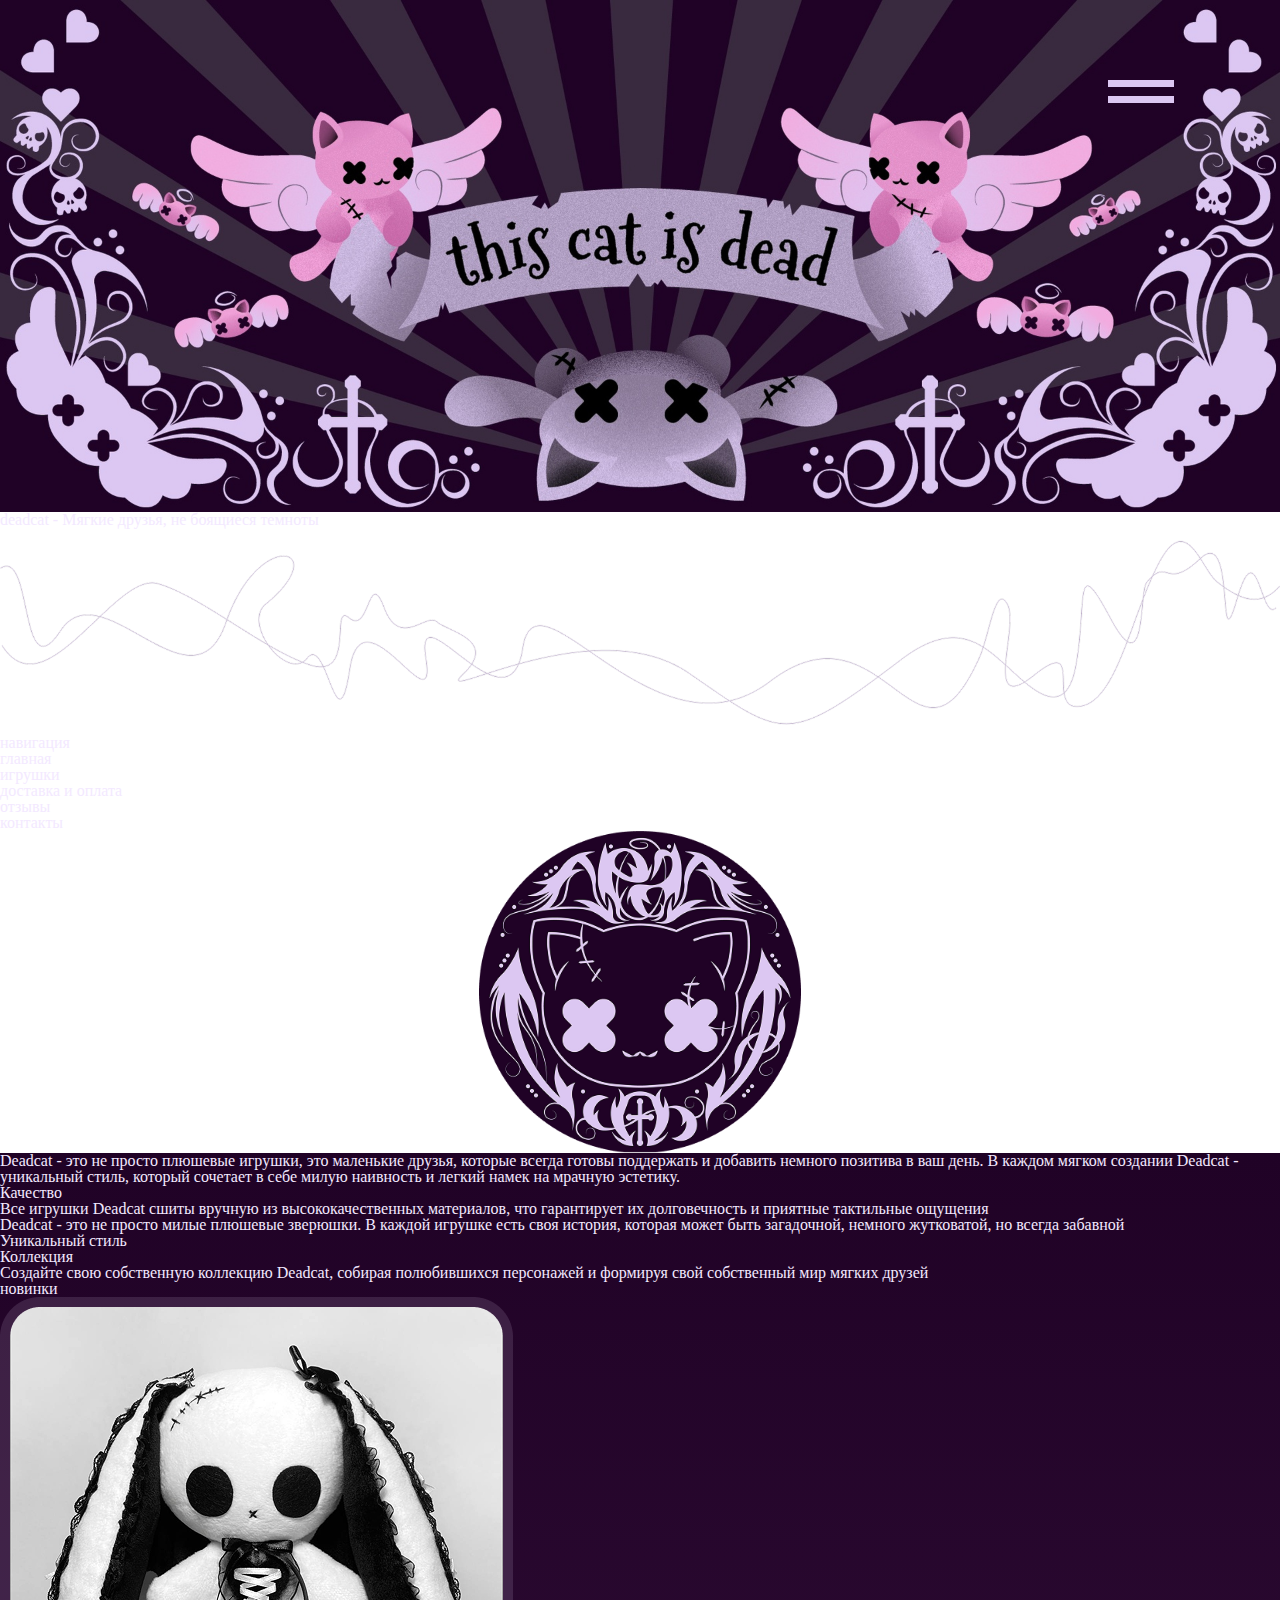
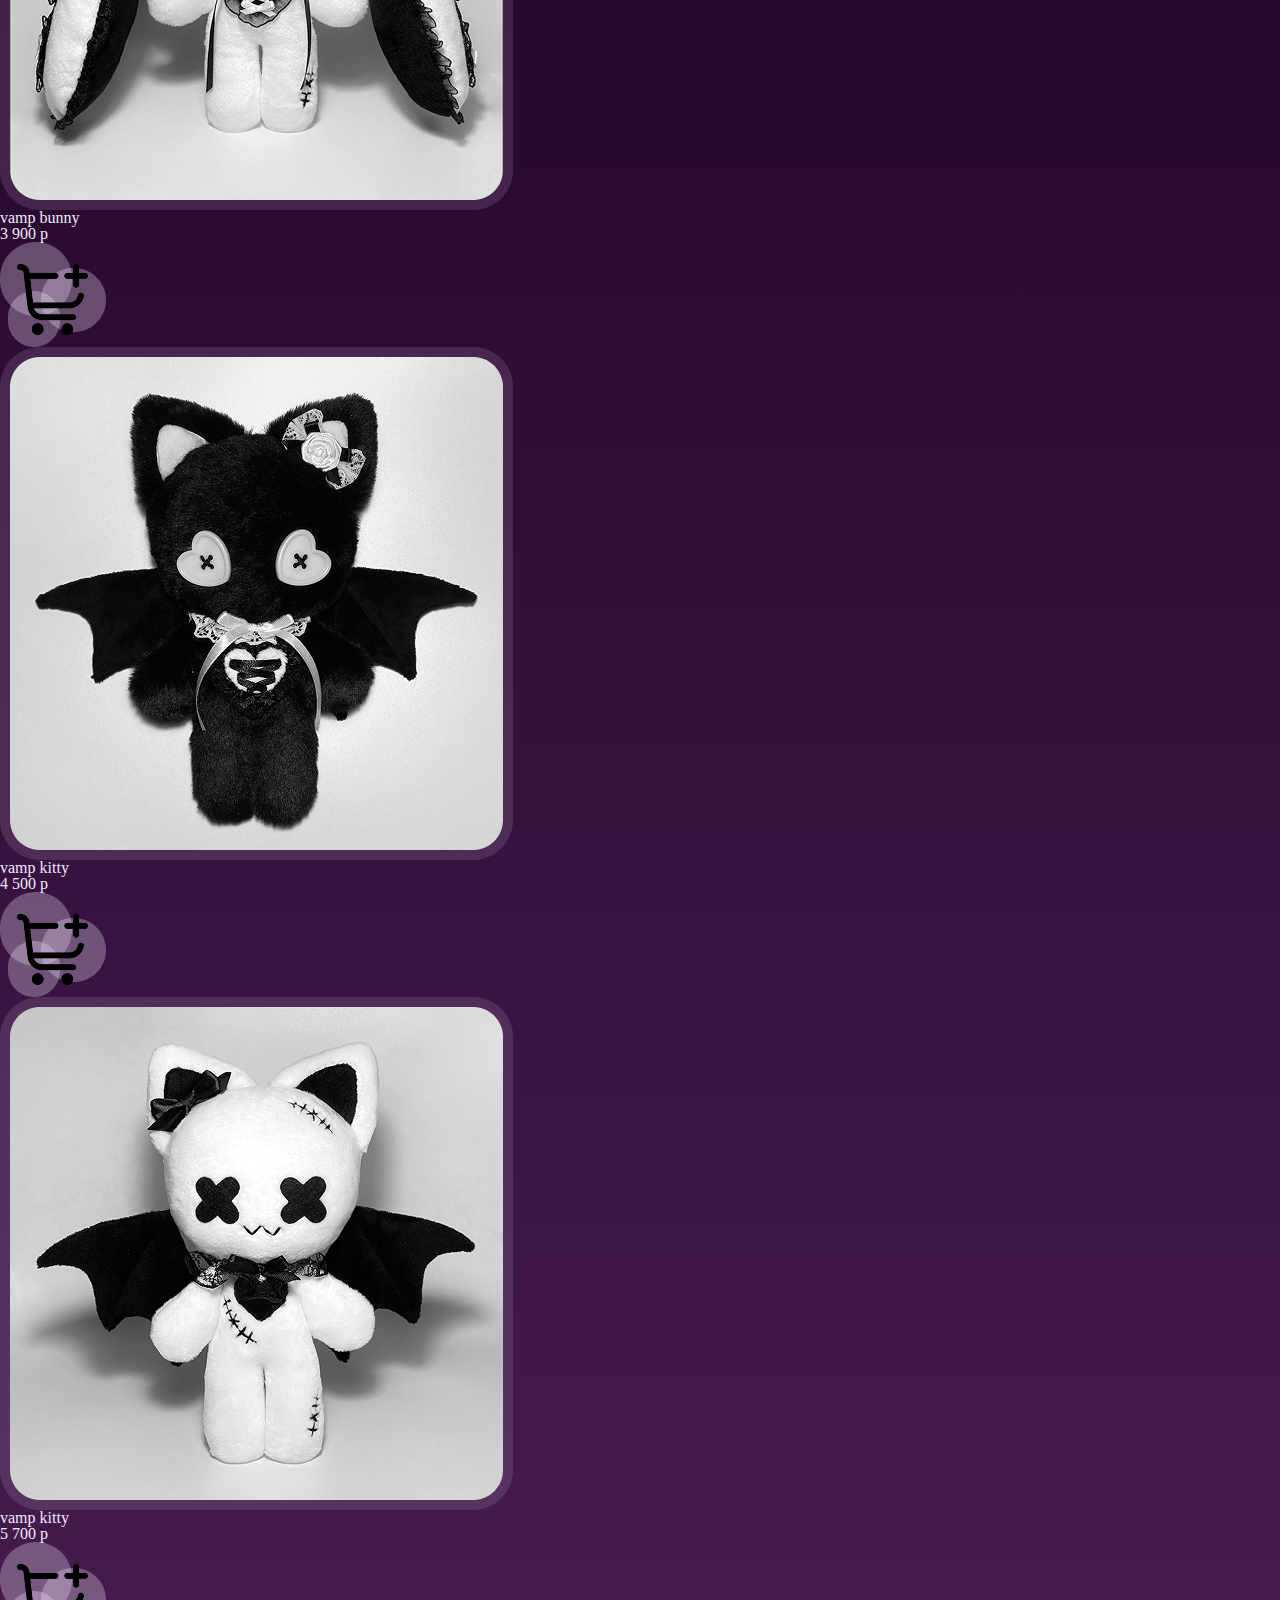
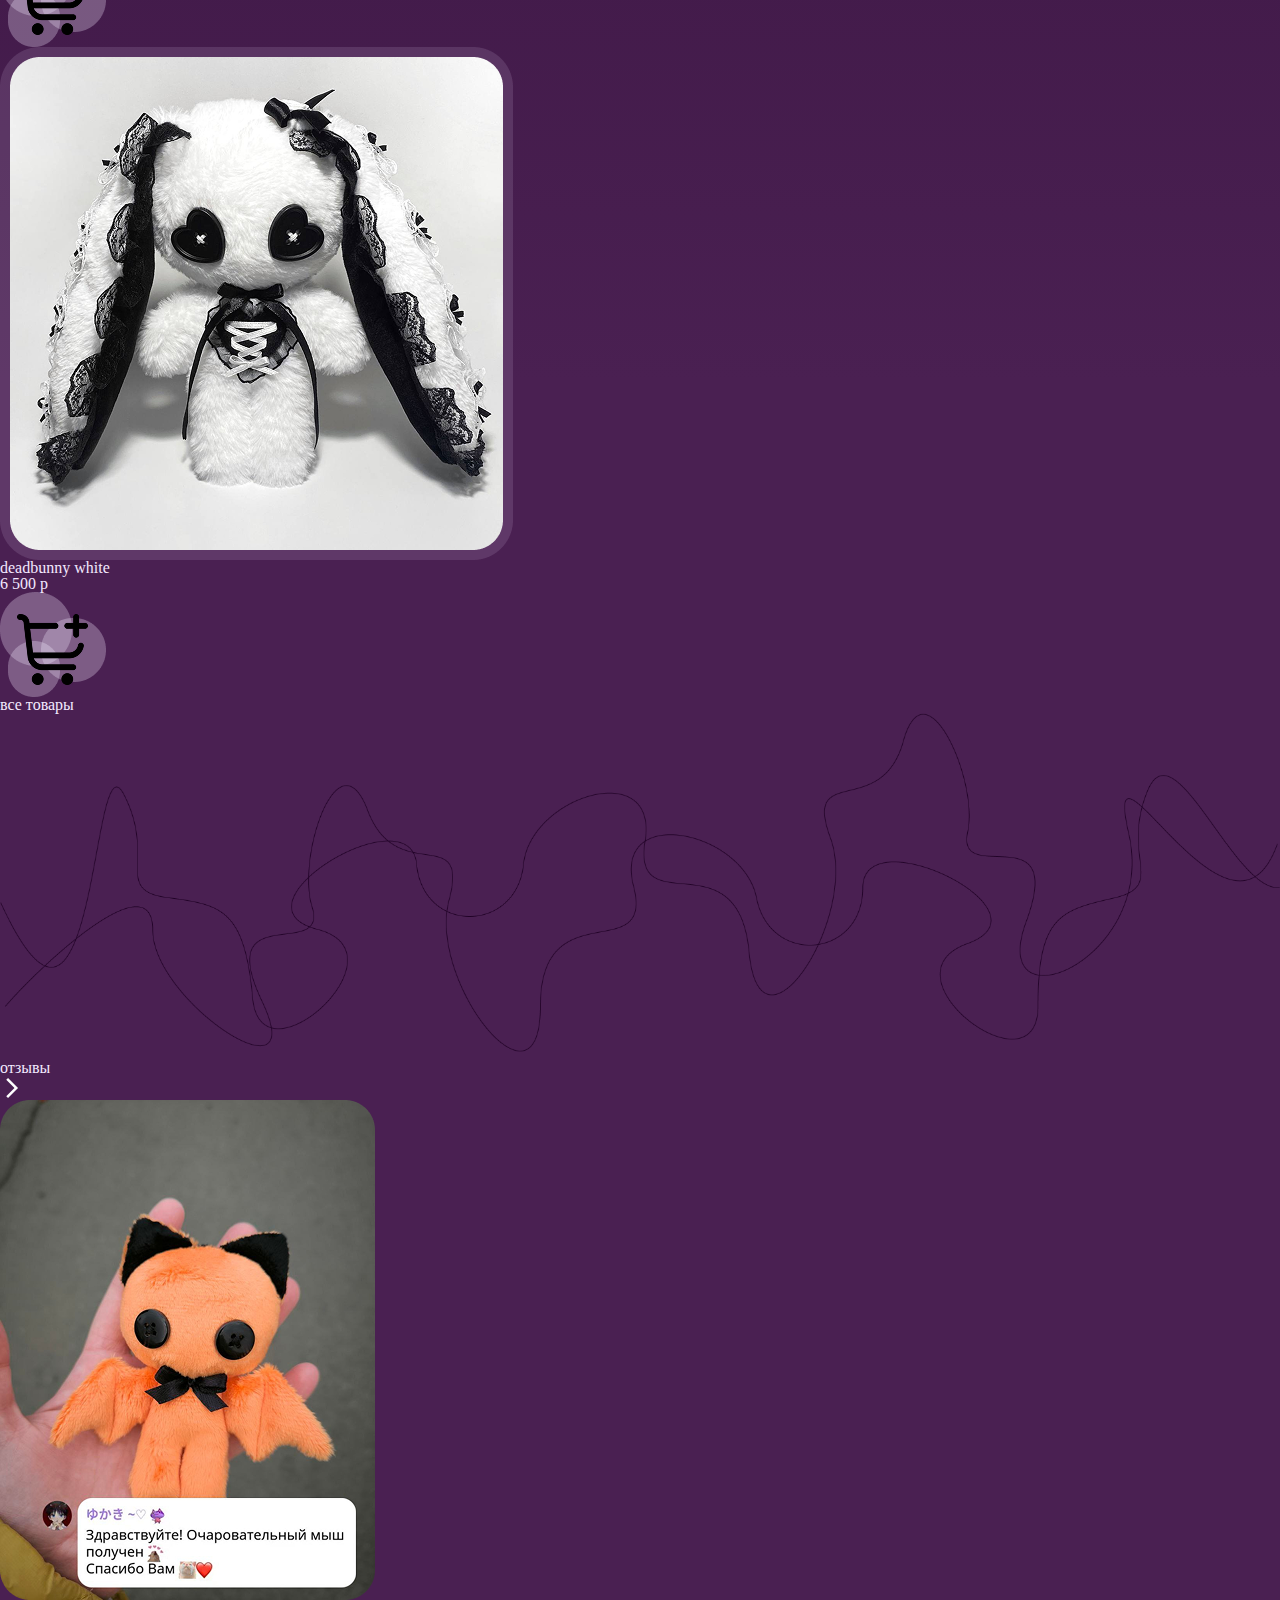
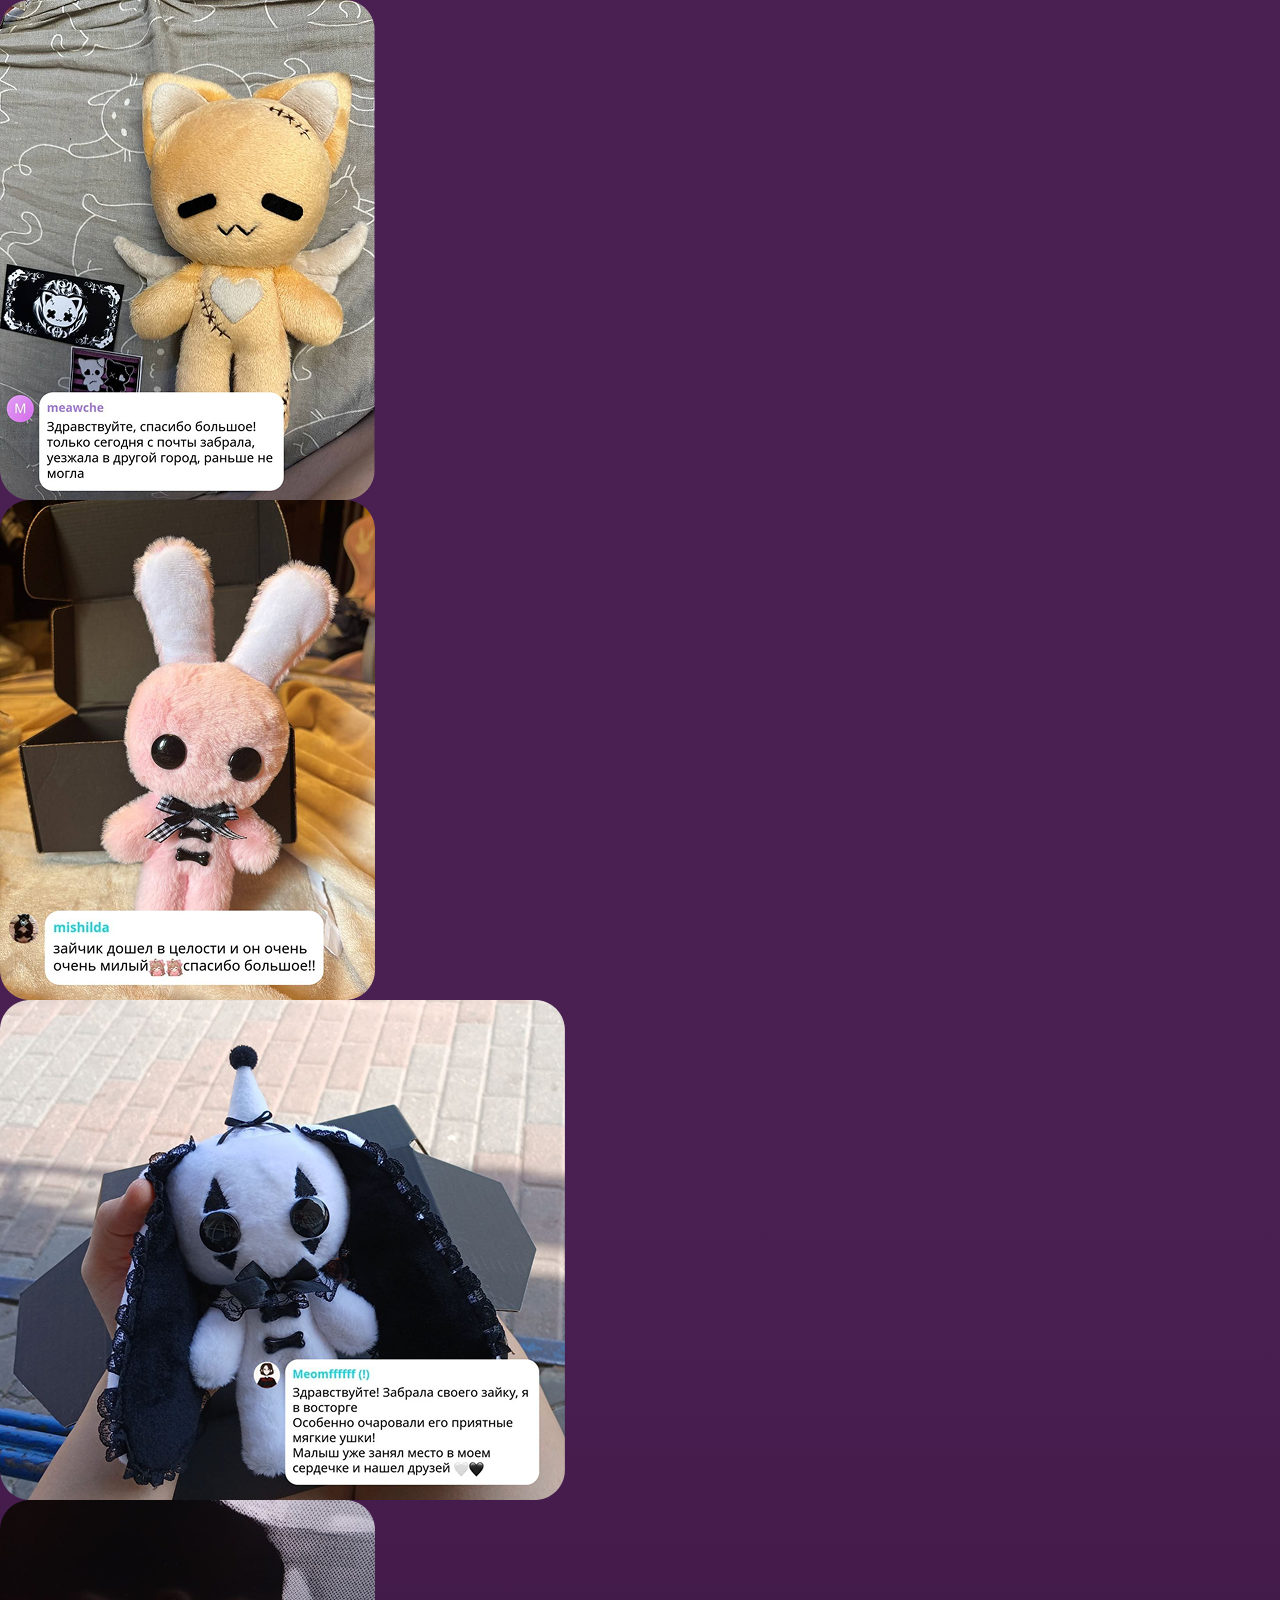
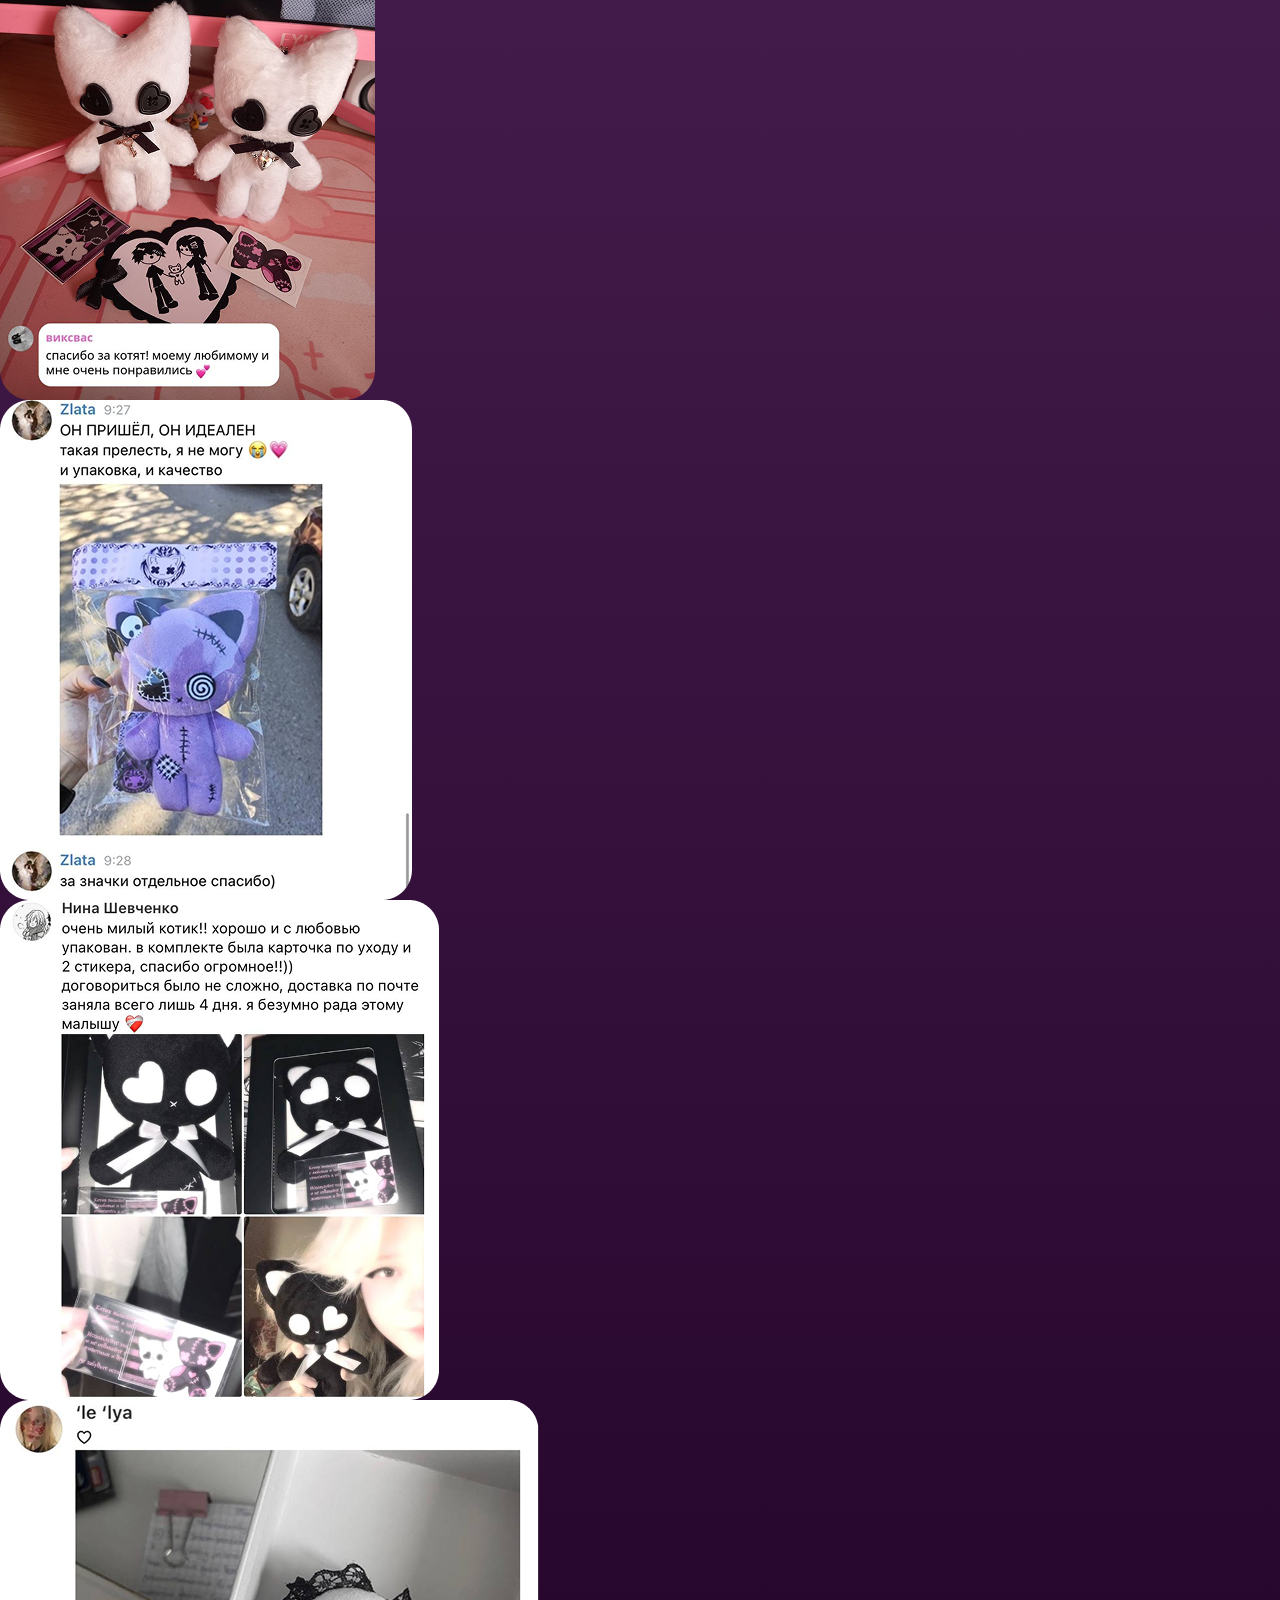
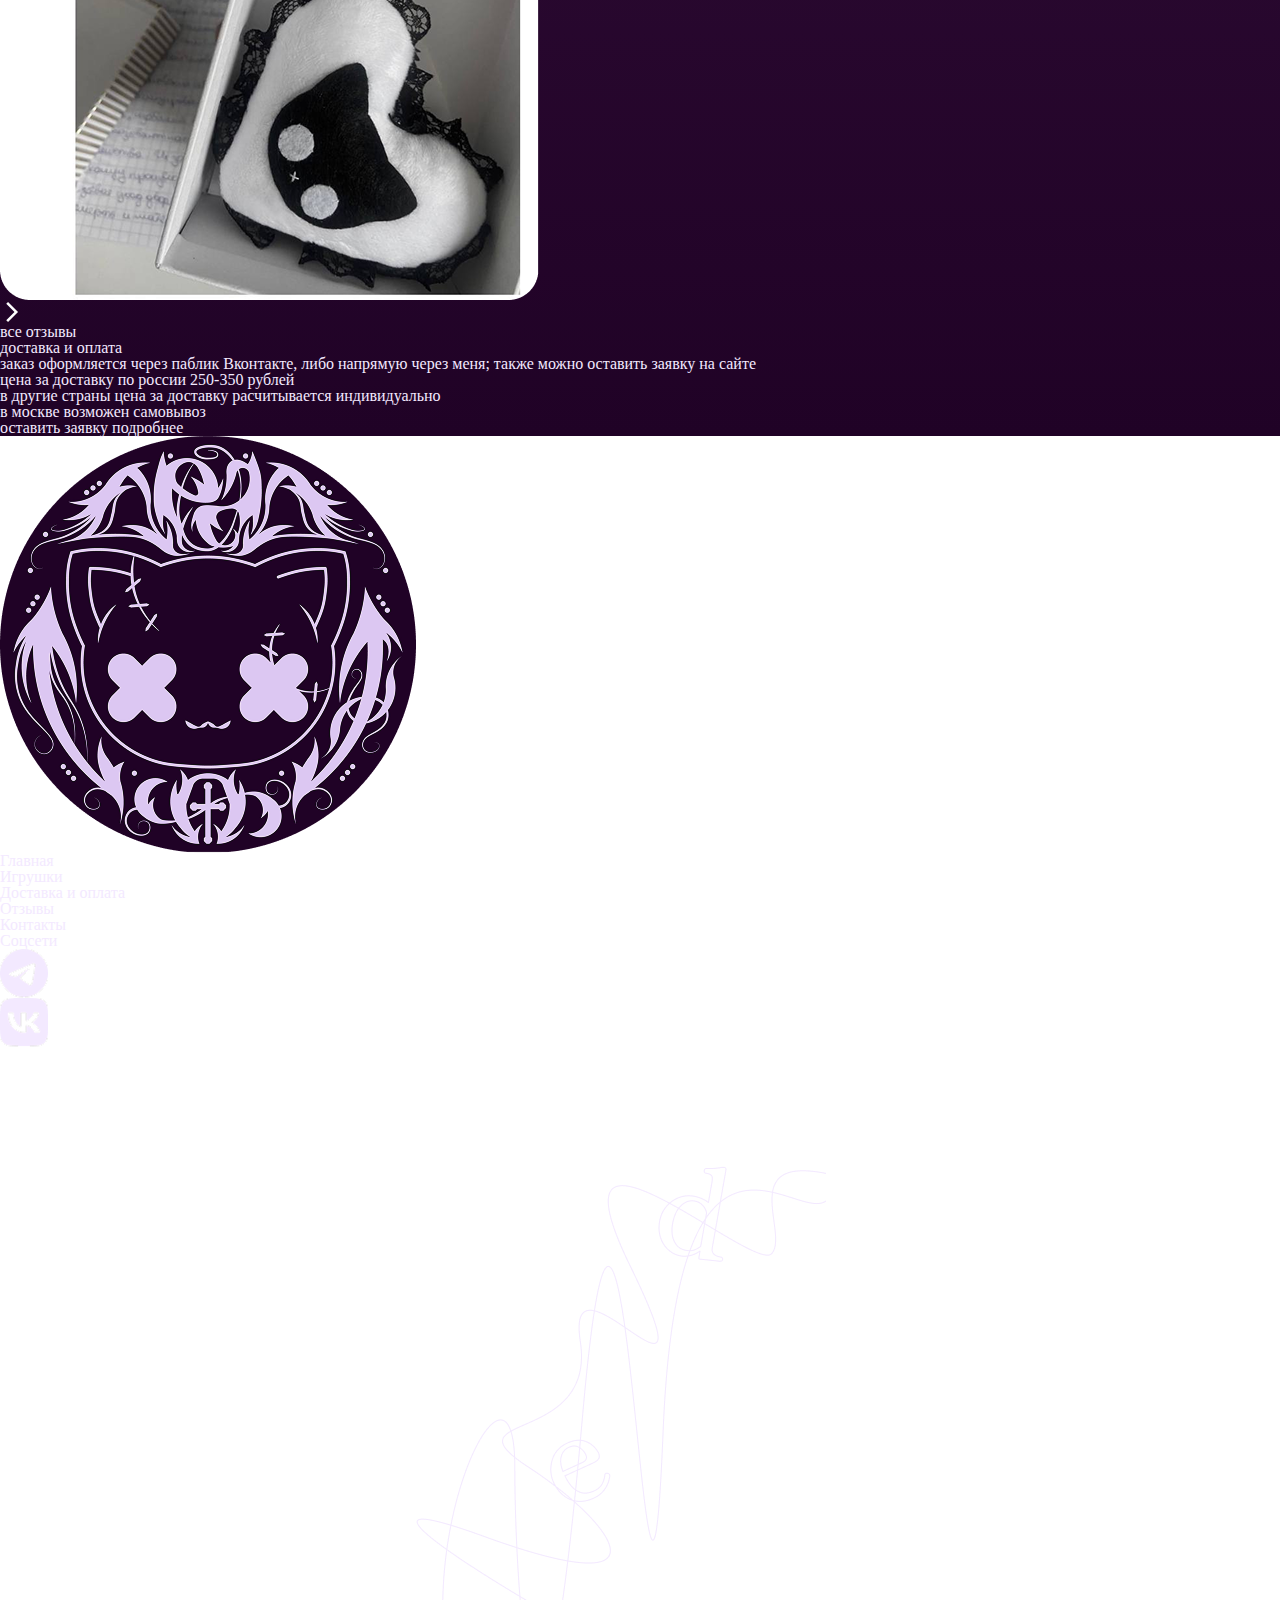
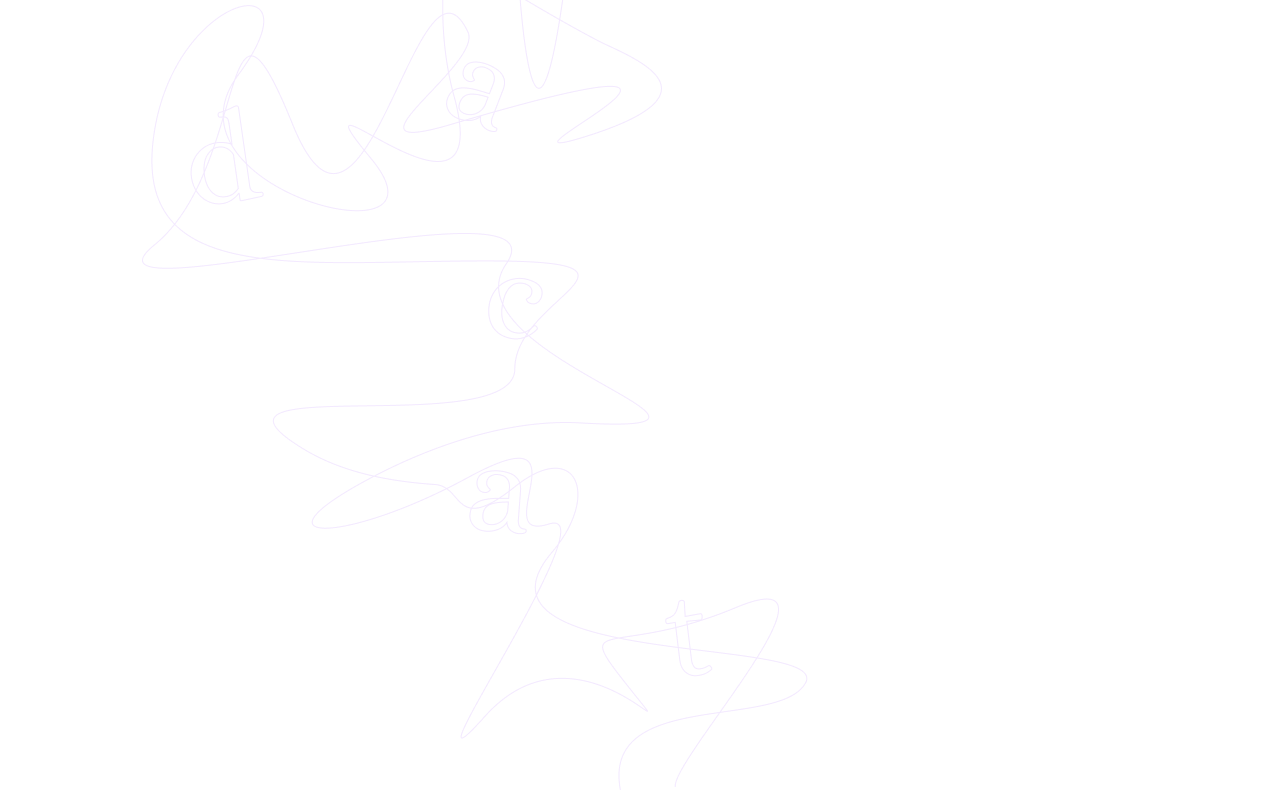
<file: index.html>
<!DOCTYPE html>
<html lang="en">
  <head>
    <meta charset="UTF-8" />
    <meta name="viewport" content="width=device-width, initial-scale=1.0" />
    <title>Deadcat</title>
    <link rel="stylesheet" href="css/style.css" />
    <link rel="stylesheet" href="css/reset.css" />
    <link rel="shortcut icon" href="images/logo.png" type="image/x-icon">
  </head>
  <body>
    <header class="header_main__1">
      <img src="images/cover.png" alt="" />
      <h1 class="header_text__1">
        deadcat - Мягкие друзья, не боящиеся темноты
      </h1>
      <img class="waves_header__1" src="images/waves_header.png" alt="" />

      <div class="open_navigate"></div>
      <div class="navigation_block__1" id="navigation_block__1">
        <div class="blackout_navigate blackout" id="blackout"></div>
        <div class="navigation_block_contains__1">
          <h2 class="navigation_block_title__1">навигация</h2>
          <ul>
            <li><a href="index.html">главная</a></li>
            <li><a href="catalog.html">игрушки</a></li>
            <li>
              <a href="#delivery_and_payment">доставка и оплата</a>
            </li>
            <li><a href="reviews.html">отзывы</a></li>
            <li><a href="contacts.html">контакты</a></li>
          </ul>
          <a href="index.html"
            ><img src="images/logo.png" alt="" class="logo"
          /></a>
        </div>
      </div>
    </header>
    <main class="main__1">
      <section class="descriptions__1">
        Deadcat - это не просто плюшевые игрушки, это маленькие друзья, которые
        всегда готовы поддержать и добавить немного позитива в ваш день. В
        каждом мягком создании Deadcat - уникальный стиль, который сочетает в
        себе милую наивность и легкий намек на мрачную эстетику.
      </section>
      <section class="advantage__1">
        <div class="small_block__1">Качество</div>
        <div class="big_block__1">
          Все игрушки Deadcat сшиты вручную из высококачественных материалов,
          что гарантирует их долговечность и приятные тактильные ощущения
        </div>
        <div class="big_block__1">
          Deadcat - это не просто милые плюшевые зверюшки. В каждой игрушке есть
          своя история, которая может быть загадочной, немного жутковатой, но
          всегда забавной
        </div>
        <div class="small_block__1">Уникальный стиль</div>
        <div class="small_block__1">Коллекция</div>
        <div class="big_block__1">
          Создайте свою собственную коллекцию Deadcat, собирая полюбившихся
          персонажей и формируя свой собственный мир мягких друзей
        </div>
      </section>
      <section class="new__2">
        <h2 class="h__2">новинки</h2>
        <div class="container__2">
          <div class="order__2">
            <a class="view__card__2" href="card.html">
              <img src="images/order/order_1.png" alt="" />
            </a>
            <div class="content__2">
              <div class="text__content__2">
                <p class="text__2">vamp bunny</p>
                <p class="text__2">3 900 р</p>
              </div>
              <div class="basket__2">
                <img src="images/new_basket.png" alt="" />
              </div>
            </div>
          </div>

          <div class="order__2">
            <a class="view__card__2" href="card.html">
              <img src="images/order/order_2.png" alt="" />
            </a>
            <div class="content__2">
              <div class="text__content__2">
                <p class="text__2">vamp kitty</p>
                <p class="text__2">4 500 р</p>
              </div>
              <div class="basket__2">
                <img src="images/new_basket.png" alt="" />
              </div>
            </div>
          </div>

          <div class="order__2">
            <a class="view__card__2" href="card.html">
              <img src="images/order/order_3.png" alt="" />
            </a>
            <div class="content__2">
              <div class="text__content__2">
                <p class="text__2">vamp kitty</p>
                <p class="text__2">5 700 р</p>
              </div>
              <div class="basket__2">
                <img src="images/new_basket.png" alt="" />
              </div>
            </div>
          </div>

          <div class="order__2">
            <a class="view__card__2" href="card.html">
              <img src="images/order/order_4.png" alt="" />
            </a>
            <div class="content__2">
              <div class="text__content__2">
                <p class="text__2">deadbunny white</p>
                <p class="text__2">6 500 р</p>
              </div>
              <div class="basket__2">
                <img src="images/new_basket.png" alt="" />
              </div>
            </div>
          </div>
          <button class="all_reviews__1"><a href="catalog.html">все товары</a></button>
        </div>
      </section>
      <img
        class="wave_under_product__1"
        src="images/wave_under_product.png"
        alt=""
      />
      <div class="title__1 h__2">отзывы</div>
      <section class="reviews_block__1">
        <div class="scroll__1">
          <div class="left__1">
            <svg
              xmlns="http://www.w3.org/2000/svg"
              height="24px"
              viewBox="0 -960 960 960"
              width="24px"
              fill="#FFFFFF"
            >
              <path d="m321-80-71-71 329-329-329-329 71-71 400 400L321-80Z" />
            </svg>
          </div>
          <div class="reviews__1">
            <img src="images/reviews/review_1.png" alt="" class="review__1" />
            <img src="images/reviews/review_2.png" alt="" class="review__1" />
            <img src="images/reviews/review_3.png" alt="" class="review__1" />
            <img src="images/reviews/review_4.png" alt="" class="review__1" />
            <img src="images/reviews/review_5.png" alt="" class="review__1" />
            <img src="images/reviews/review_6.png" alt="" class="review__1" />
            <img src="images/reviews/review_7.png" alt="" class="review__1" />
            <img src="images/reviews/review_8.png" alt="" class="review__1" />
          </div>
          <div class="right__1">
            <svg
              xmlns="http://www.w3.org/2000/svg"
              height="24px"
              viewBox="0 -960 960 960"
              width="24px"
              fill="#FFFFFF"
            >
              <path d="m321-80-71-71 329-329-329-329 71-71 400 400L321-80Z" />
            </svg>
          </div>
        </div>
        <button class="all_reviews__1"><a href="reviews.html">все отзывы</a></button>
      </section>
      <div class="title__1 h__2" id="delivery_and_payment">
        доставка и оплата
      </div>
      <section class="delivery__1">
        <ul>
          <li>
            заказ оформляется через паблик Вконтакте, либо напрямую через меня;
            также можно оставить заявку на сайте
          </li>
          <li>цена за доставку по россии 250-350 рублей</li>
          <li>в другие страны цена за доставку расчитывается индивидуально</li>
          <li>в москве возможен самовывоз</li>
        </ul>
        <div class="communication_buttons__1">
          <button class="application__1">оставить заявку</button>
          <button class="detailed__1"><a href="">подробнее</a></button>
        </div>
      </section>
    </main>
    <footer>
      <div class="footer_content__2 padding_top__1">
        <a href="#">
          <img src="images/logo.png" alt="" />
        </a>
        <div class="footer__nav__2">
          <ul class="list__style__2">
            <li class="li__text__2"><a href="#">Главная</a></li>
            <li class="li__text__2"><a href="catalog.html">Игрушки</a></li>
            <li class="li__text__2"><a href="#">Доставка и оплата</a></li>
            <li class="li__text__2"><a href="#">Отзывы</a></li>
            <li class="li__text__2"><a href="#">Контакты</a></li>
          </ul>
        </div>
        <div class="social__2">
          <h2 class="li__text__2">Соцсети</h2>
          <div class="social__img__2">
            <a href="#">
              <img src="images/footer/Social Icons 1.png" alt="" />
            </a>
            <a href="#">
              <img src="images/footer/Social Icons 2.png" alt="" />
            </a>
          </div>
        </div>
        <img class="line__footer__2" src="images/footer/Frame 18.png" alt="" />
      </div>
    </footer>

    <div class="submit_application">
      <div class="blackout_form blackout"></div>
      <form class="submit_application_content block_content__1">
        <img class="close" src="images/close.png" alt="">
        <h2 class="submit_application_title">оставить заявку</h2>
        <div class="form_submit_application">
          <div class="submit_application_inp">
            <input type="text" id='surname' placeholder=' '>
            <label for="surname">фамилия</label>
          </div>
          <div class="submit_application_inp">
            <input type="text" id='name' placeholder=' '>
            <label for="name">имя</label>
          </div>
          <div class="submit_application_inp">
            <input type="text" id='telephone' placeholder=' '>
            <label for="telephone">телефон</label>
          </div>
          <div class="submit_application_inp">
            <textarea type="text" id='comment' placeholder=' '></textarea>
            <label for="comment">комментарий</label>
          </div>
        </div>
        <button class="btn_send">отправить</button>
      </form>
    </div>

    <script src="js/main.js"></script>
    <script src="js/navigation.js"></script>
    <script src="js/form.js"></script>
  </body>
</html>
</file>
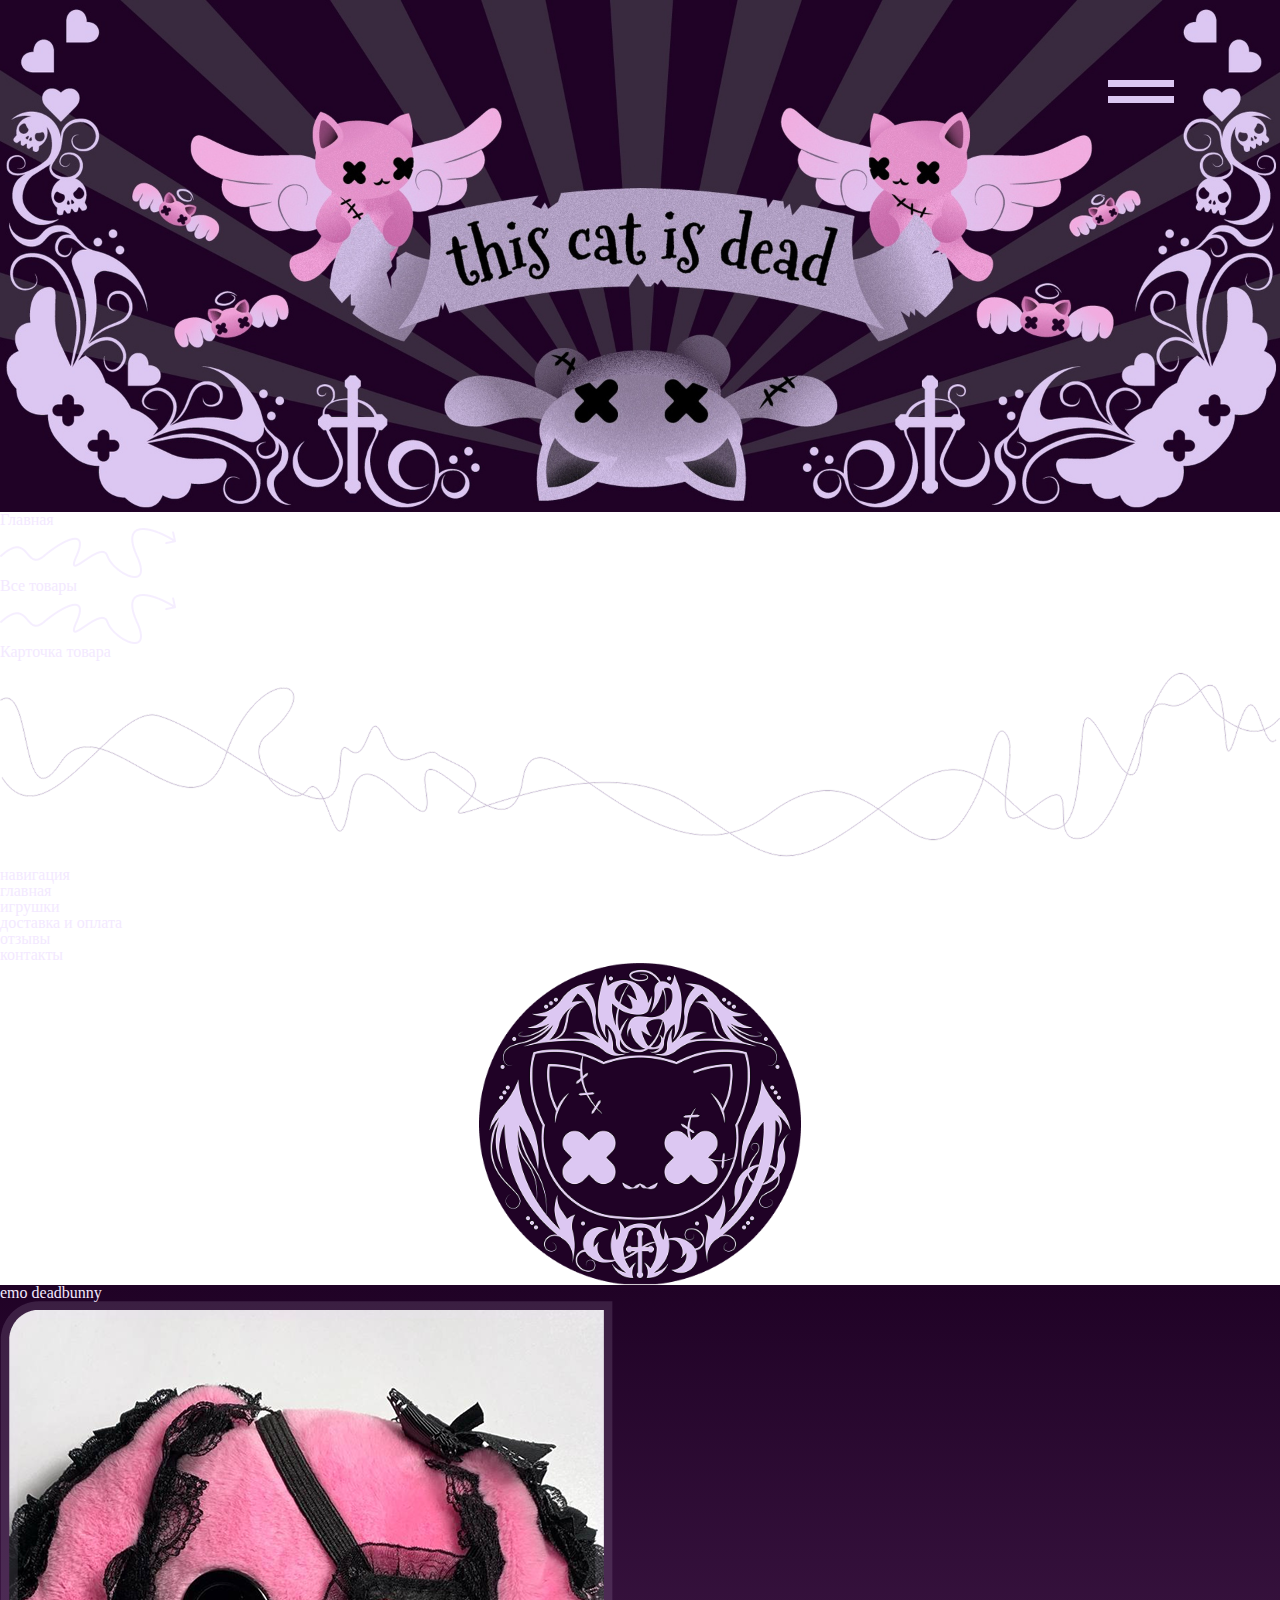
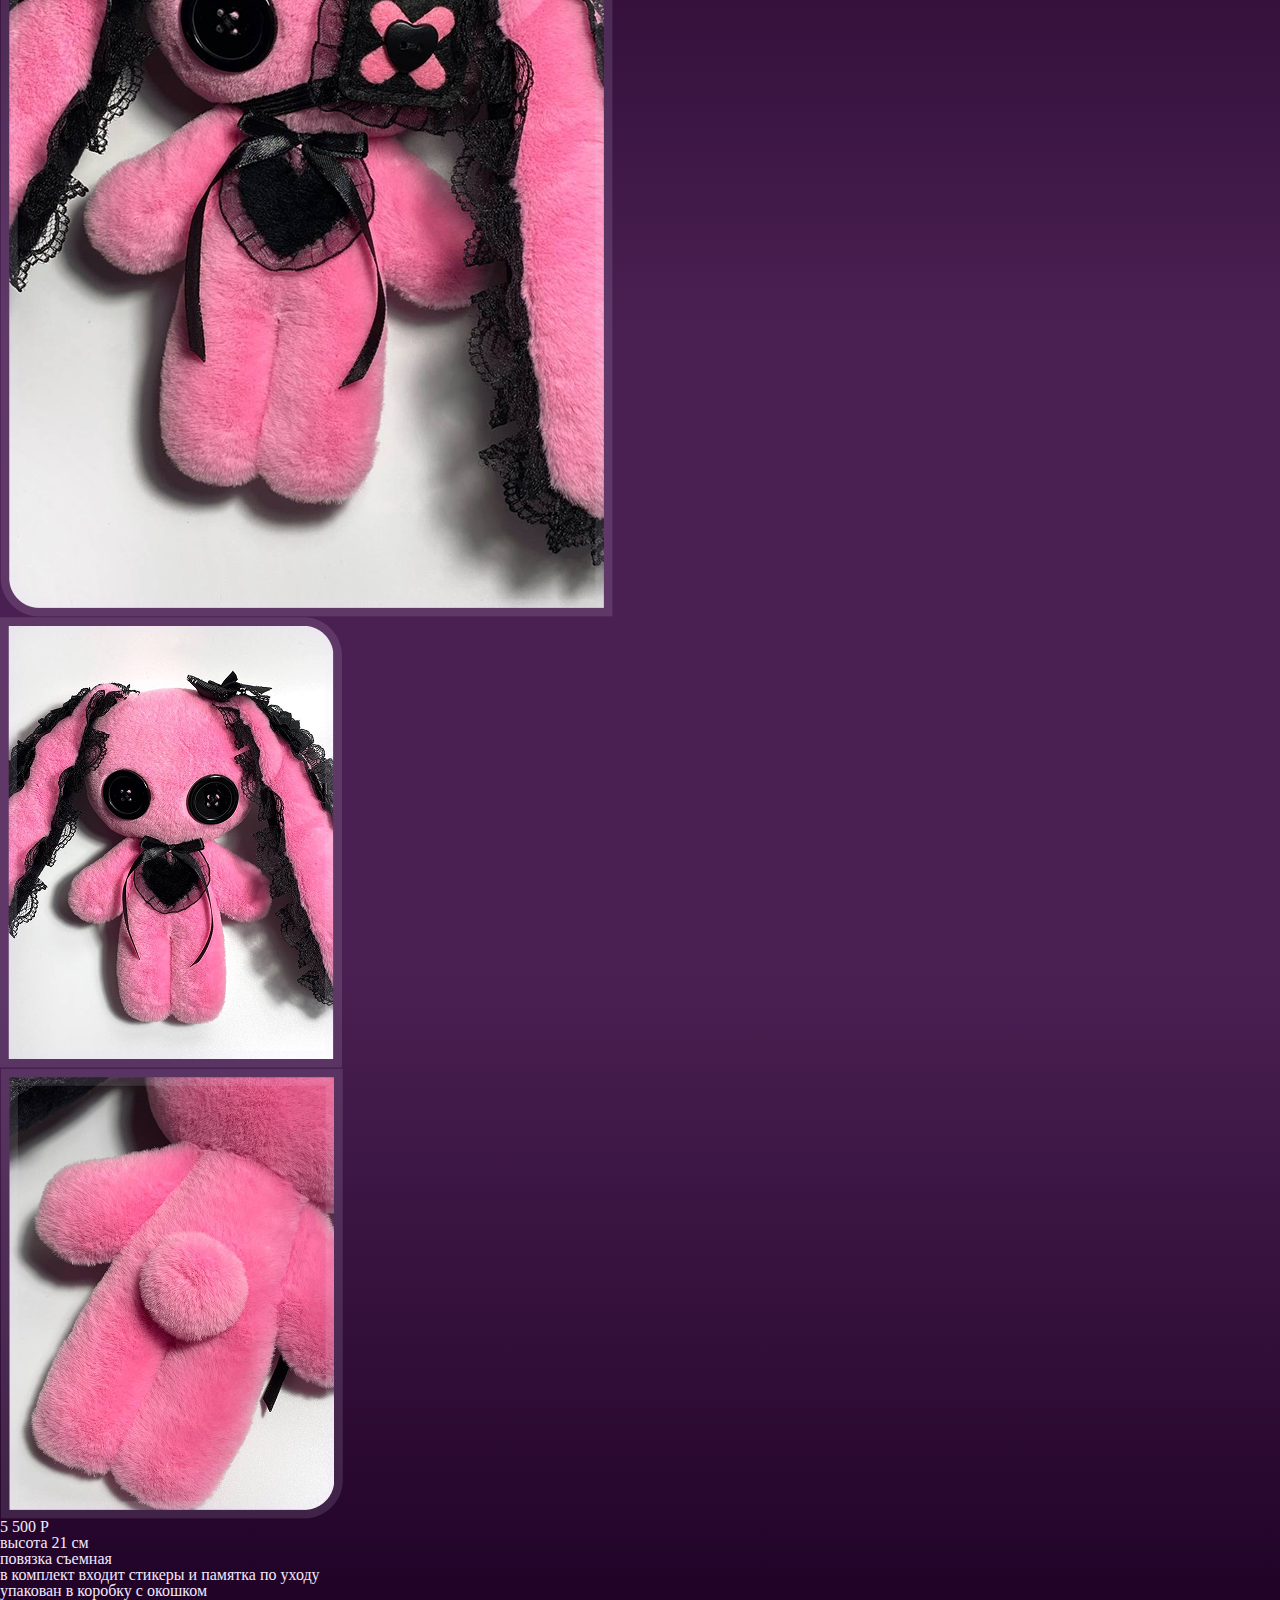
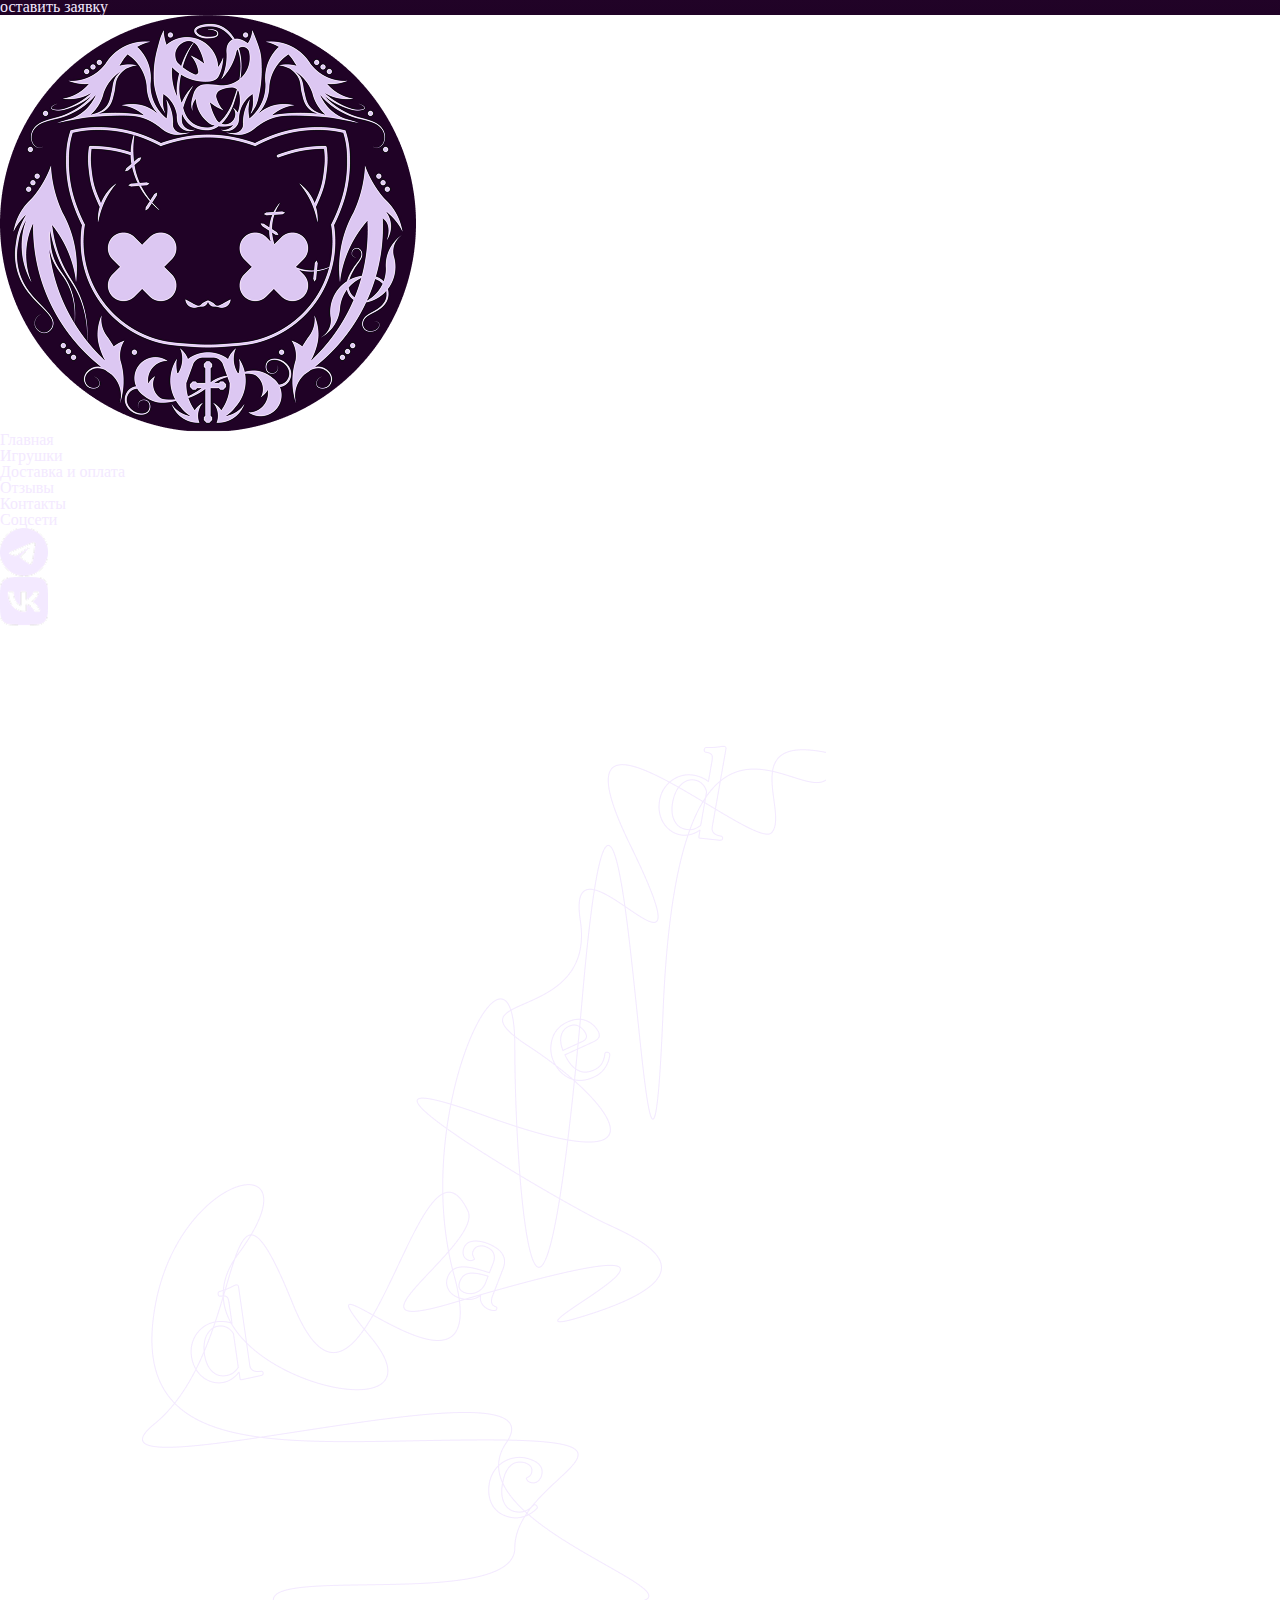
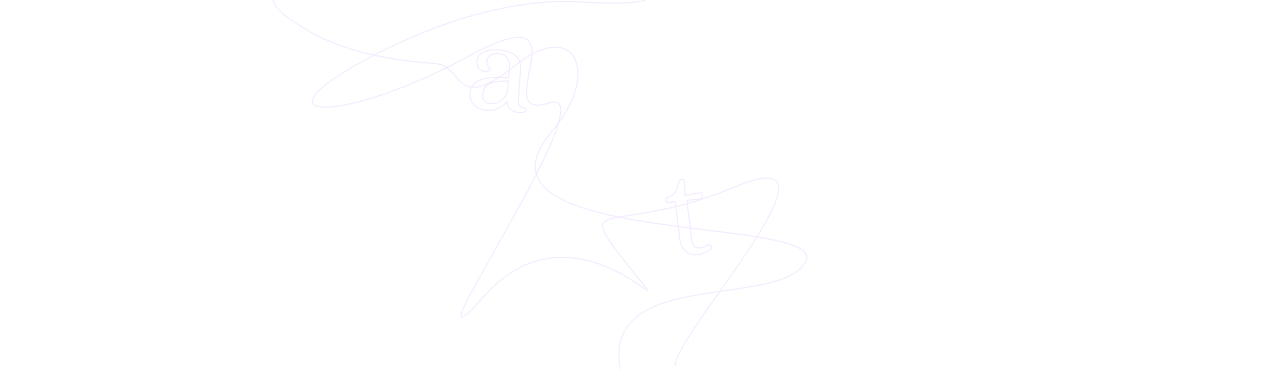
<file: card.html>
<!DOCTYPE html>
<html lang="en">
  <head>
    <meta charset="UTF-8" />
    <meta name="viewport" content="width=device-width, initial-scale=1.0" />
    <title>Deadcat</title>
    <link rel="stylesheet" href="css/style.css" />
    <link rel="stylesheet" href="css/reset.css" />
    <link rel="shortcut icon" href="images/logo.png" type="image/x-icon">
  </head>

  <body>
    <header class="header_main__1">
      <img src="images/cover.png" alt="" />
      <div class="header_text__2">
        <a href="index.html">
          <h2>Главная</h2>
        </a>
        <img src="images/стрелка в шапке.png" alt="waves" />
        <a href="catalog.html">
          <h2>Все товары</h2>
        </a>
        <img src="images/стрелка в шапке.png" alt="waves" />
        <a href="#">
          <h2>Карточка товара</h2>
        </a>
      </div>
      <img class="waves_header__1" src="images/waves_header.png" alt="" />

      <div class="open_navigate"></div>
      <div class="navigation_block__1" id="navigation_block__1">
        <div class="blackout_navigate blackout" id="blackout"></div>
        <div class="navigation_block_contains__1">
          <h2 class="navigation_block_title__1">навигация</h2>
          <ul>
            <li><a href="index.html">главная</a></li>
            <li><a href="catalog.html">игрушки</a></li>
            <li>
              <a href="index.html#delivery_and_payment">доставка и оплата</a>
            </li>
            <li><a href="reviews.html">отзывы</a></li>
            <li><a href="contacts.html">контакты</a></li>
          </ul>
          <a href="index.html"
            ><img src="images/logo.png" alt="" class="logo"
          /></a>
        </div>
      </div>
    </header>
    <main>
      <div class="container__card__2">
        <h2 class="card__h__2">emo deadbunny</h2>
        <div class="card__grid__2">
          <img
            src="images/card/854cb133-3a7e-4bbd-a1e5-df7533f230b6 1.png"
            alt=""
          />
          <img
            src="images/card/83119ddd-1615-45ac-8cd5-3356cc199912 1.png"
            alt=""
          />
          <img
            class="grid__hui__2"
            src="images/card/c7b7f9aa-797d-4df0-90f1-f17ce809fdd0 1.png"
            alt=""
          />
        </div>
        <h2 class="card__h__2">5 500 Р</h2>
      </div>

      <div class="ul__content__2">
        <ul>
          <li>высота 21 см</li>
          <li>повязка съемная</li>
          <li>в комплект входит стикеры и памятка по уходу</li>
          <li>упакован в коробку с окошком</li>
        </ul>
      </div>

      <button class="application__2 btn__center__2 application__1">оставить заявку</button>
    </main>
    <footer>
      <div class="footer_content__2 card__top__2">
        <a href="#">
          <img src="images/logo.png" alt="" />
        </a>
        <div class="footer__nav__2">
          <ul class="list__style__2">
            <li class="li__text__2"><a href="index.html">Главная</a></li>
            <li class="li__text__2"><a href="#">Игрушки</a></li>
            <li class="li__text__2"><a href="#">Доставка и оплата</a></li>
            <li class="li__text__2"><a href="#">Отзывы</a></li>
            <li class="li__text__2"><a href="#">Контакты</a></li>
          </ul>
        </div>
        <div class="social__2">
          <h2 class="li__text__2">Соцсети</h2>
          <div class="social__img__2">
            <a href="#">
              <img src="images/footer/Social Icons 1.png" alt="" />
            </a>
            <a href="#">
              <img src="images/footer/Social Icons 2.png" alt="" />
            </a>
          </div>
        </div>
        <img class="line__footer__2" src="images/footer/Frame 18.png" alt="" />
      </div>
    </footer>

    <div class="submit_application">
      <div class="blackout_form blackout"></div>
      <form class="submit_application_content block_content__1">
        <img class="close" src="images/close.png" alt="">
        <h2 class="submit_application_title">оставить заявку</h2>
        <div class="form_submit_application">
          <div class="submit_application_inp">
            <input type="text" id='surname' placeholder=' '>
            <label for="surname">фамилия</label>
          </div>
          <div class="submit_application_inp">
            <input type="text" id='name' placeholder=' '>
            <label for="name">имя</label>
          </div>
          <div class="submit_application_inp">
            <input type="text" id='telephone' placeholder=' '>
            <label for="telephone">телефон</label>
          </div>
          <div class="submit_application_inp">
            <textarea type="text" id='comment' placeholder=' '></textarea>
            <label for="comment">комментарий</label>
          </div>
        </div>
        <button class="btn_send">отправить</button>
      </form>
    </div>

    <script src="js/navigation.js"></script>
    <script src="js/form.js"></script>
  </body>
</html>
</file>
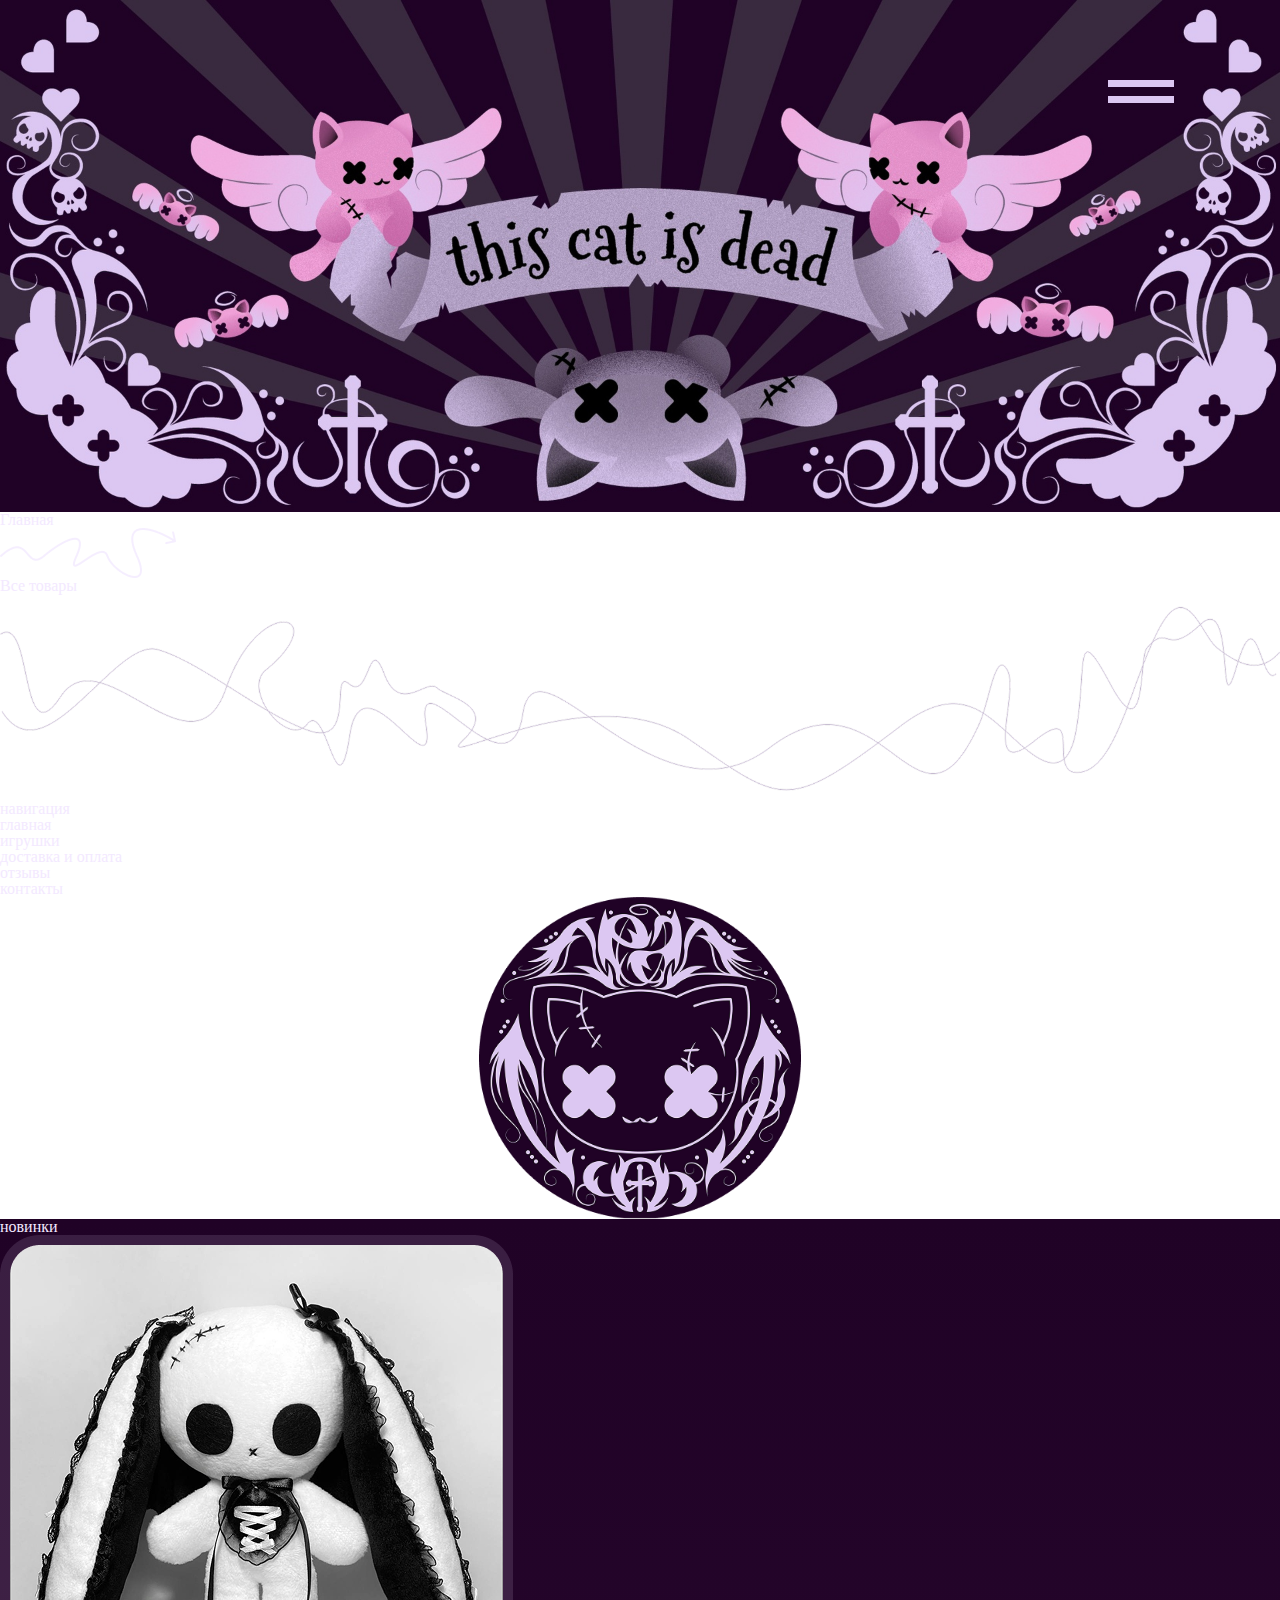
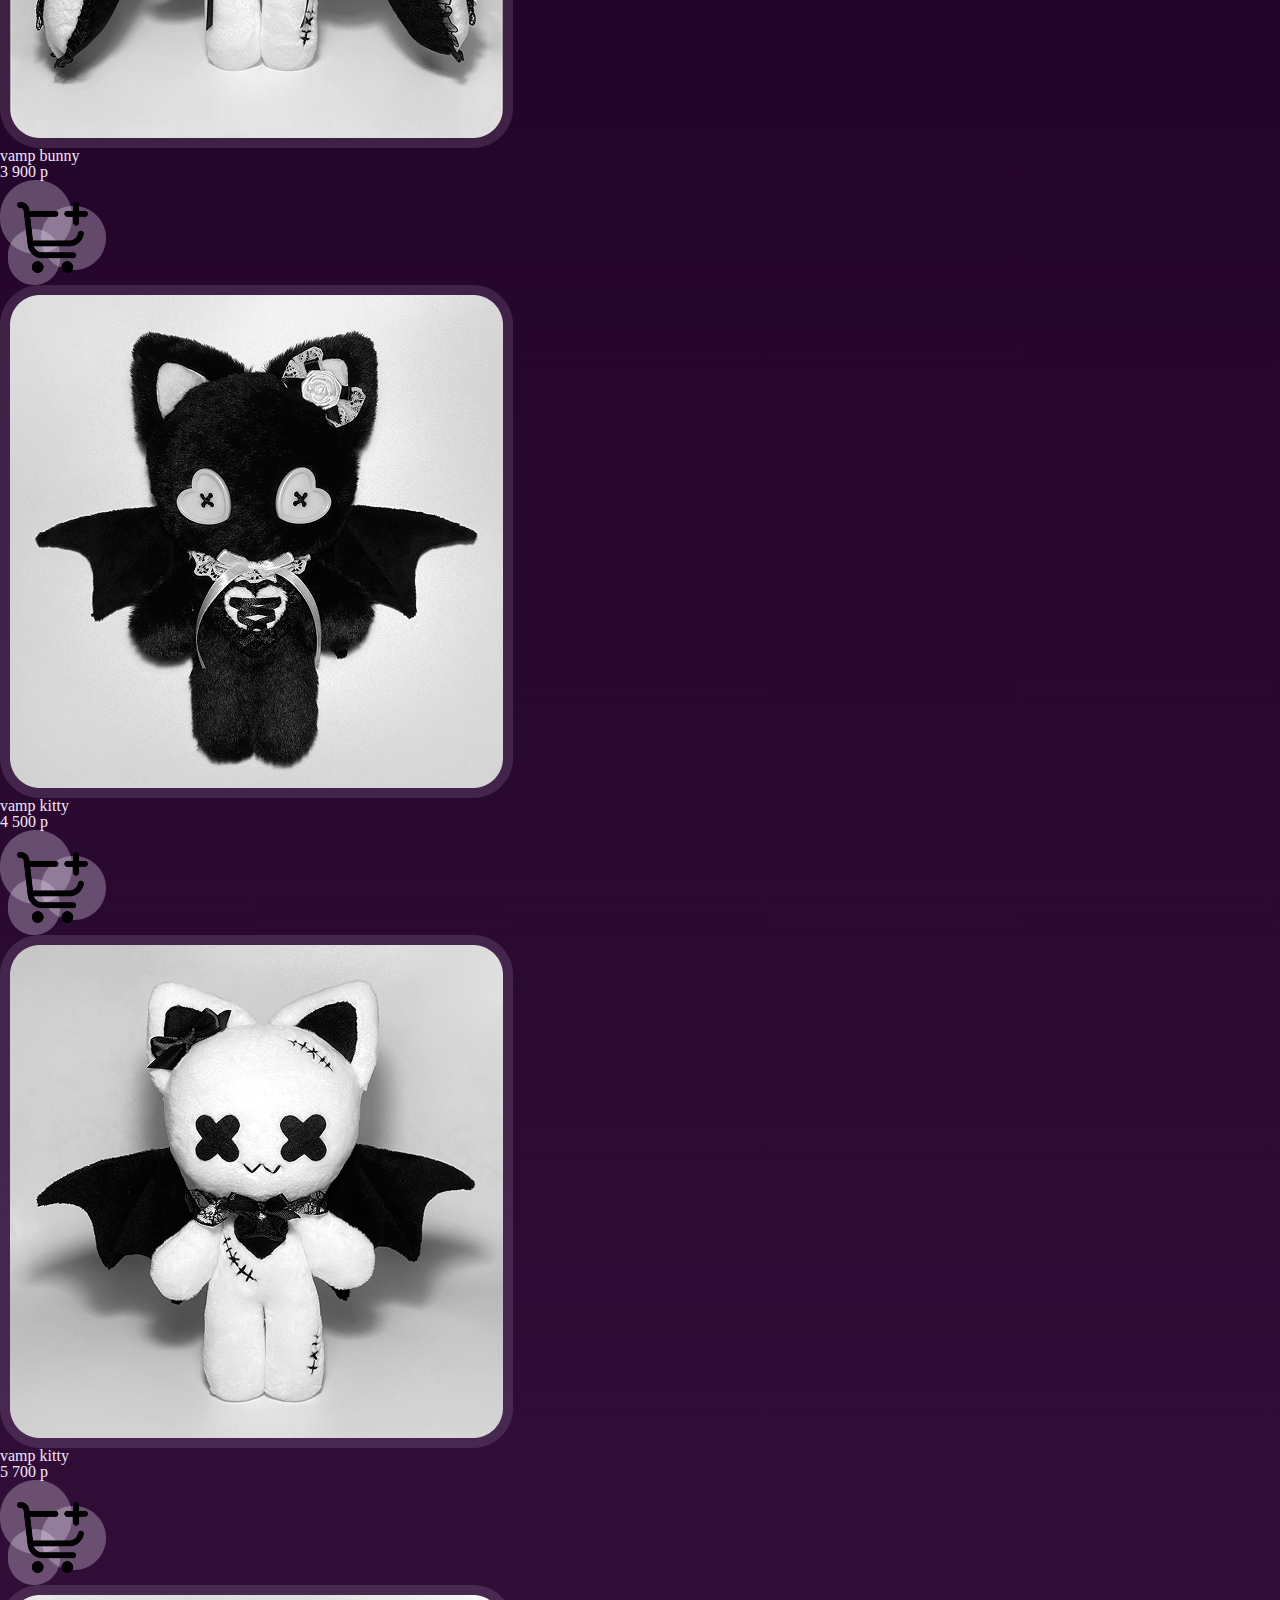
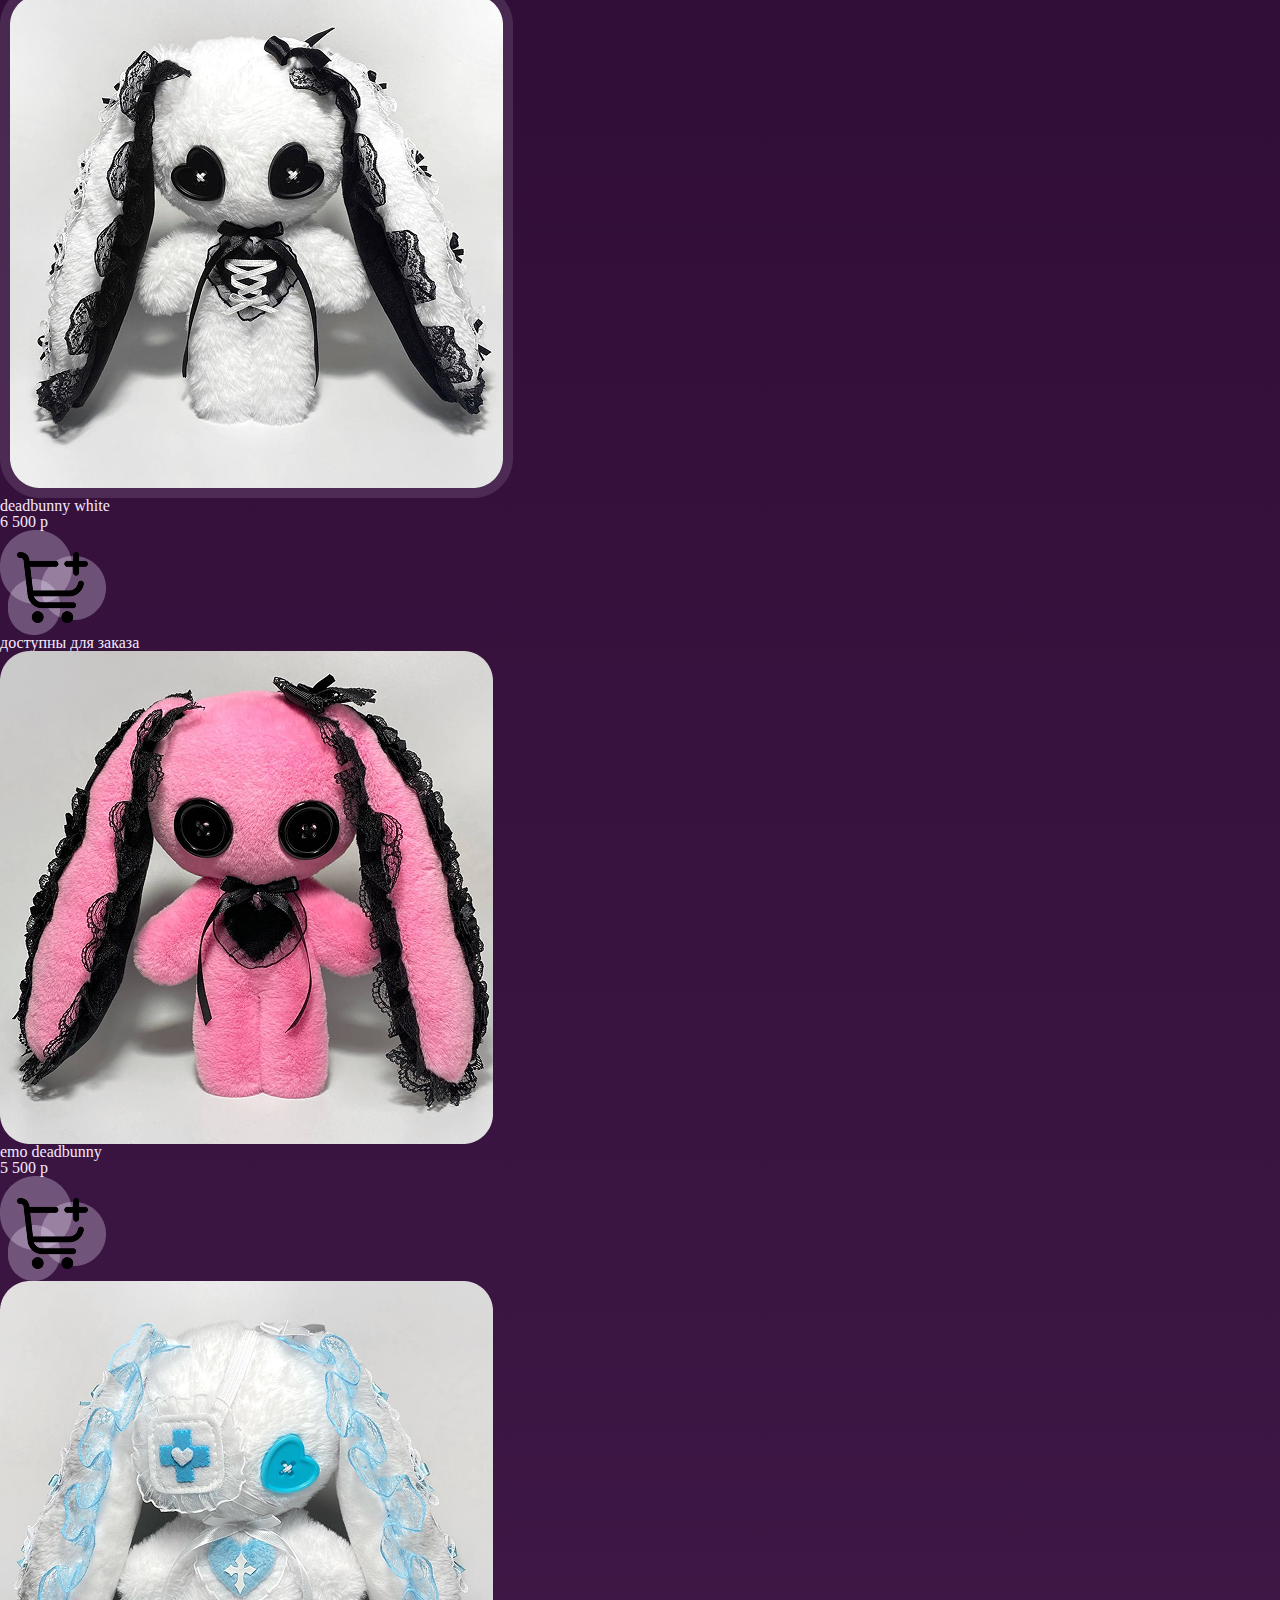
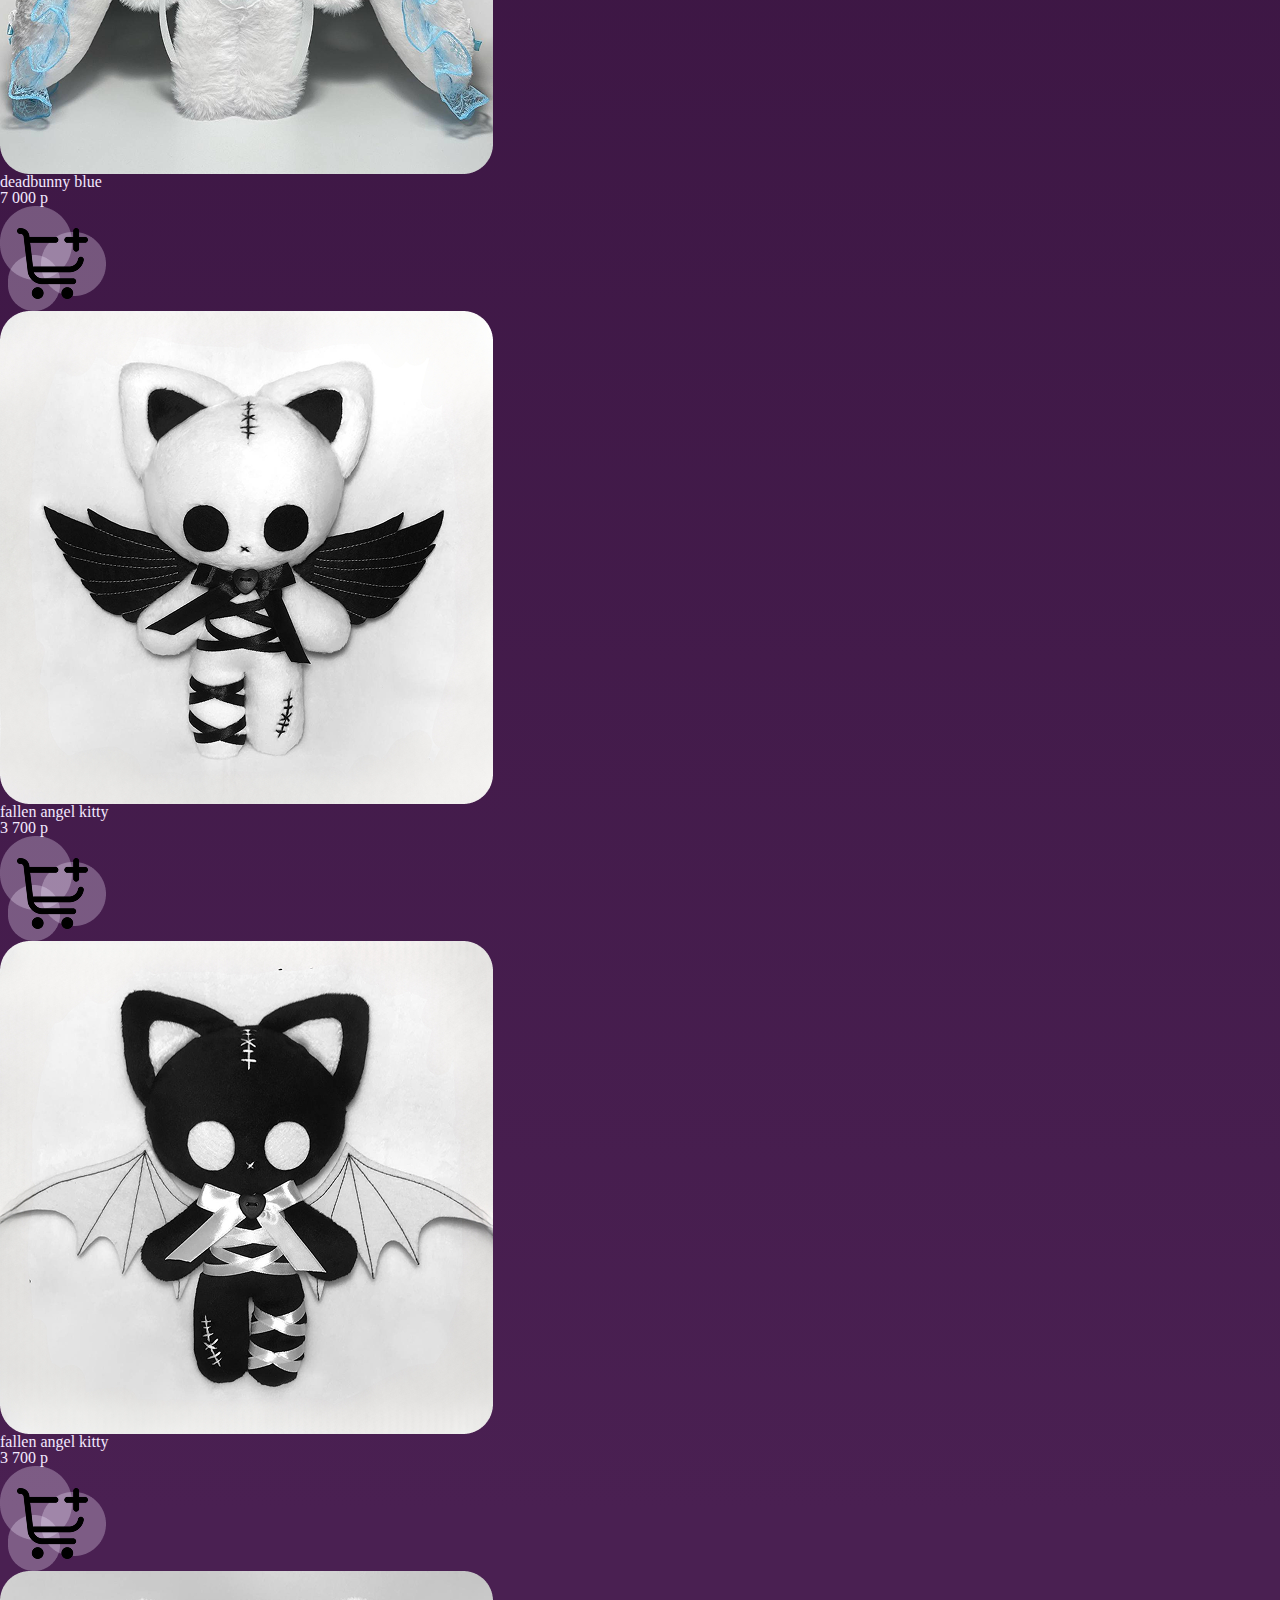
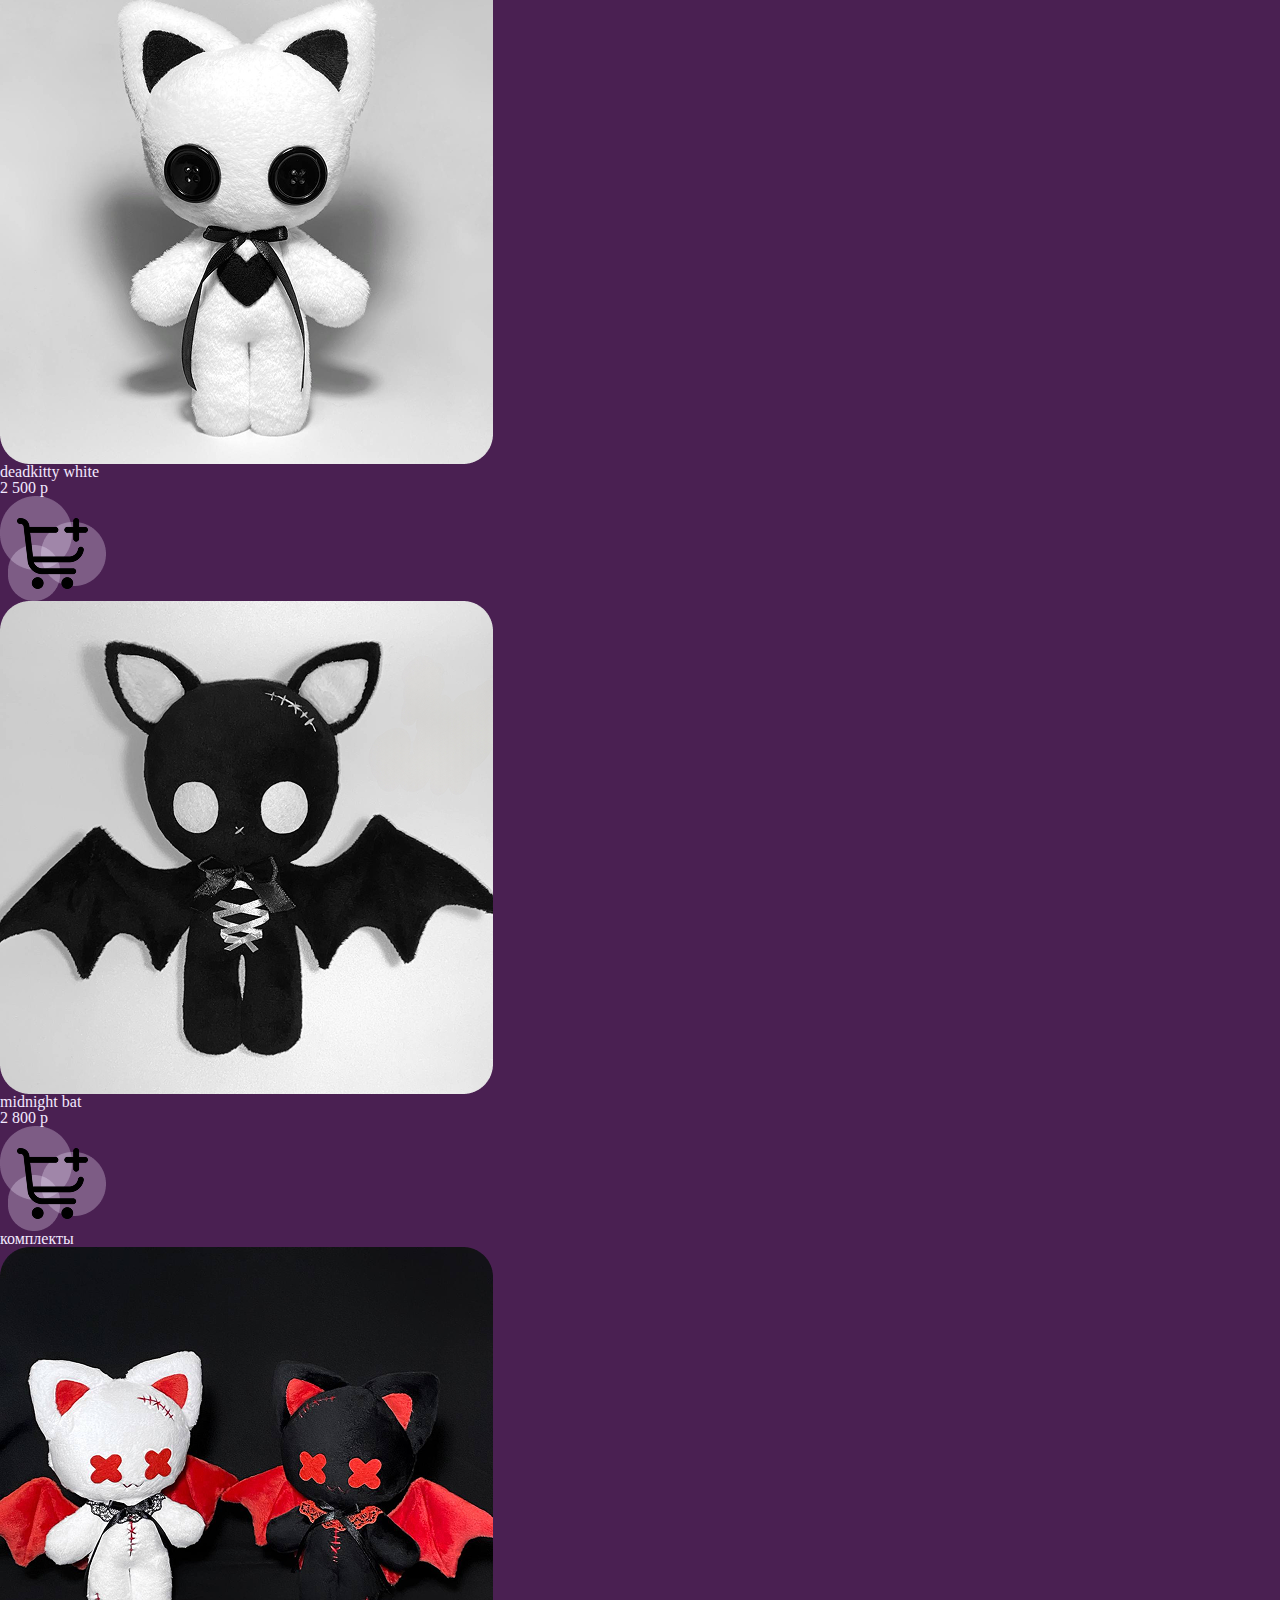
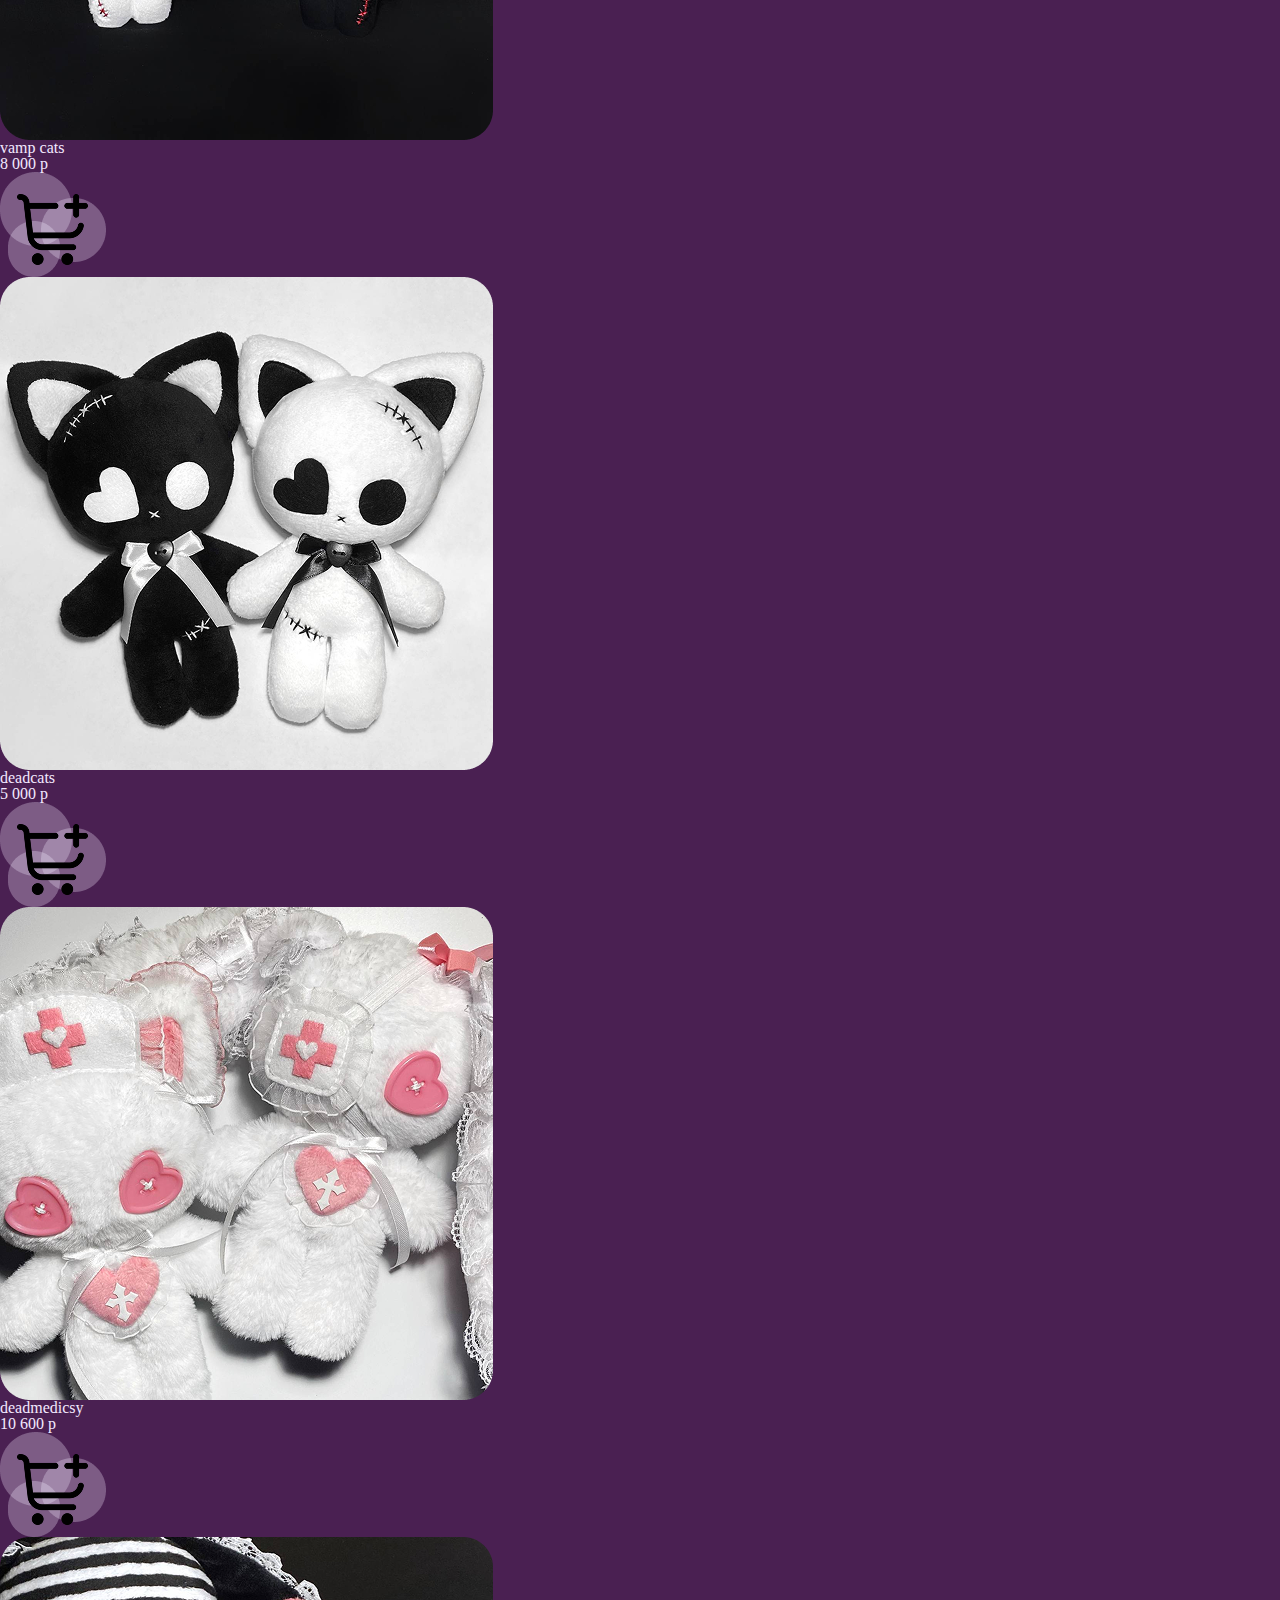
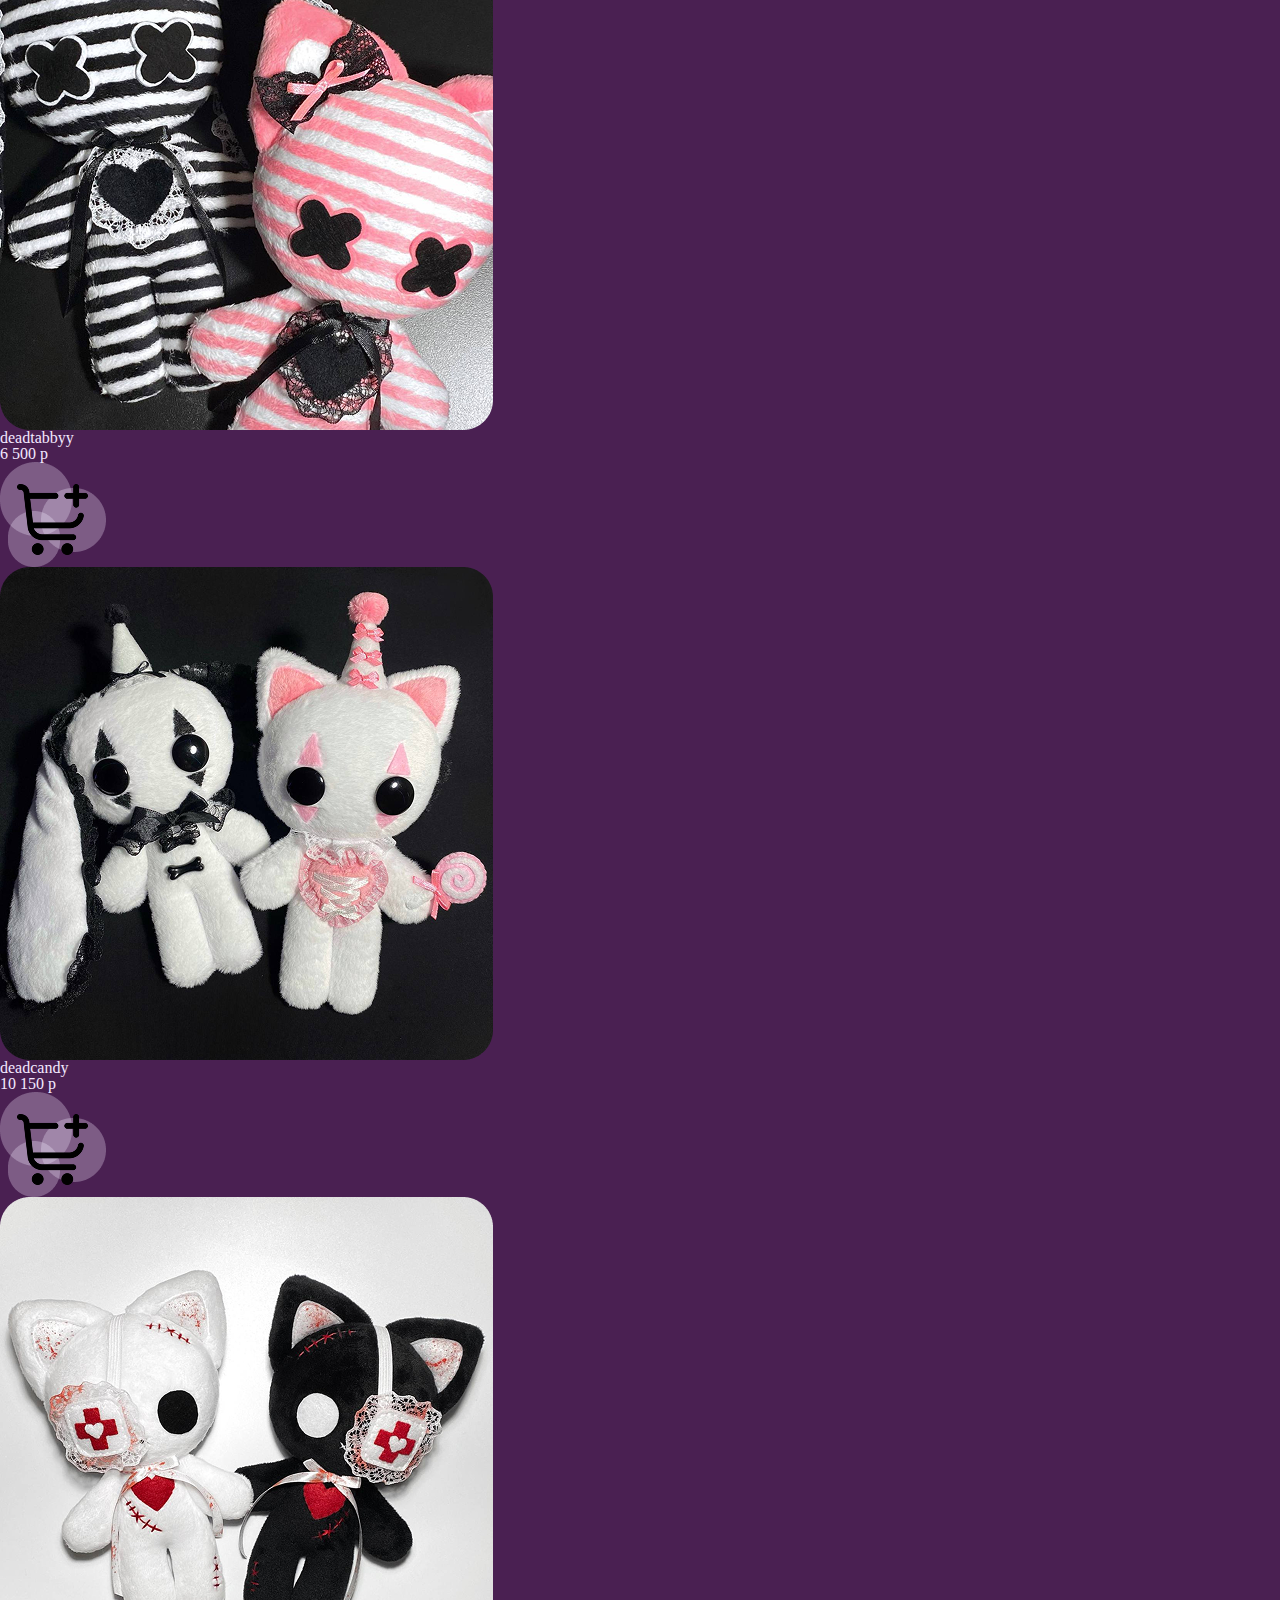
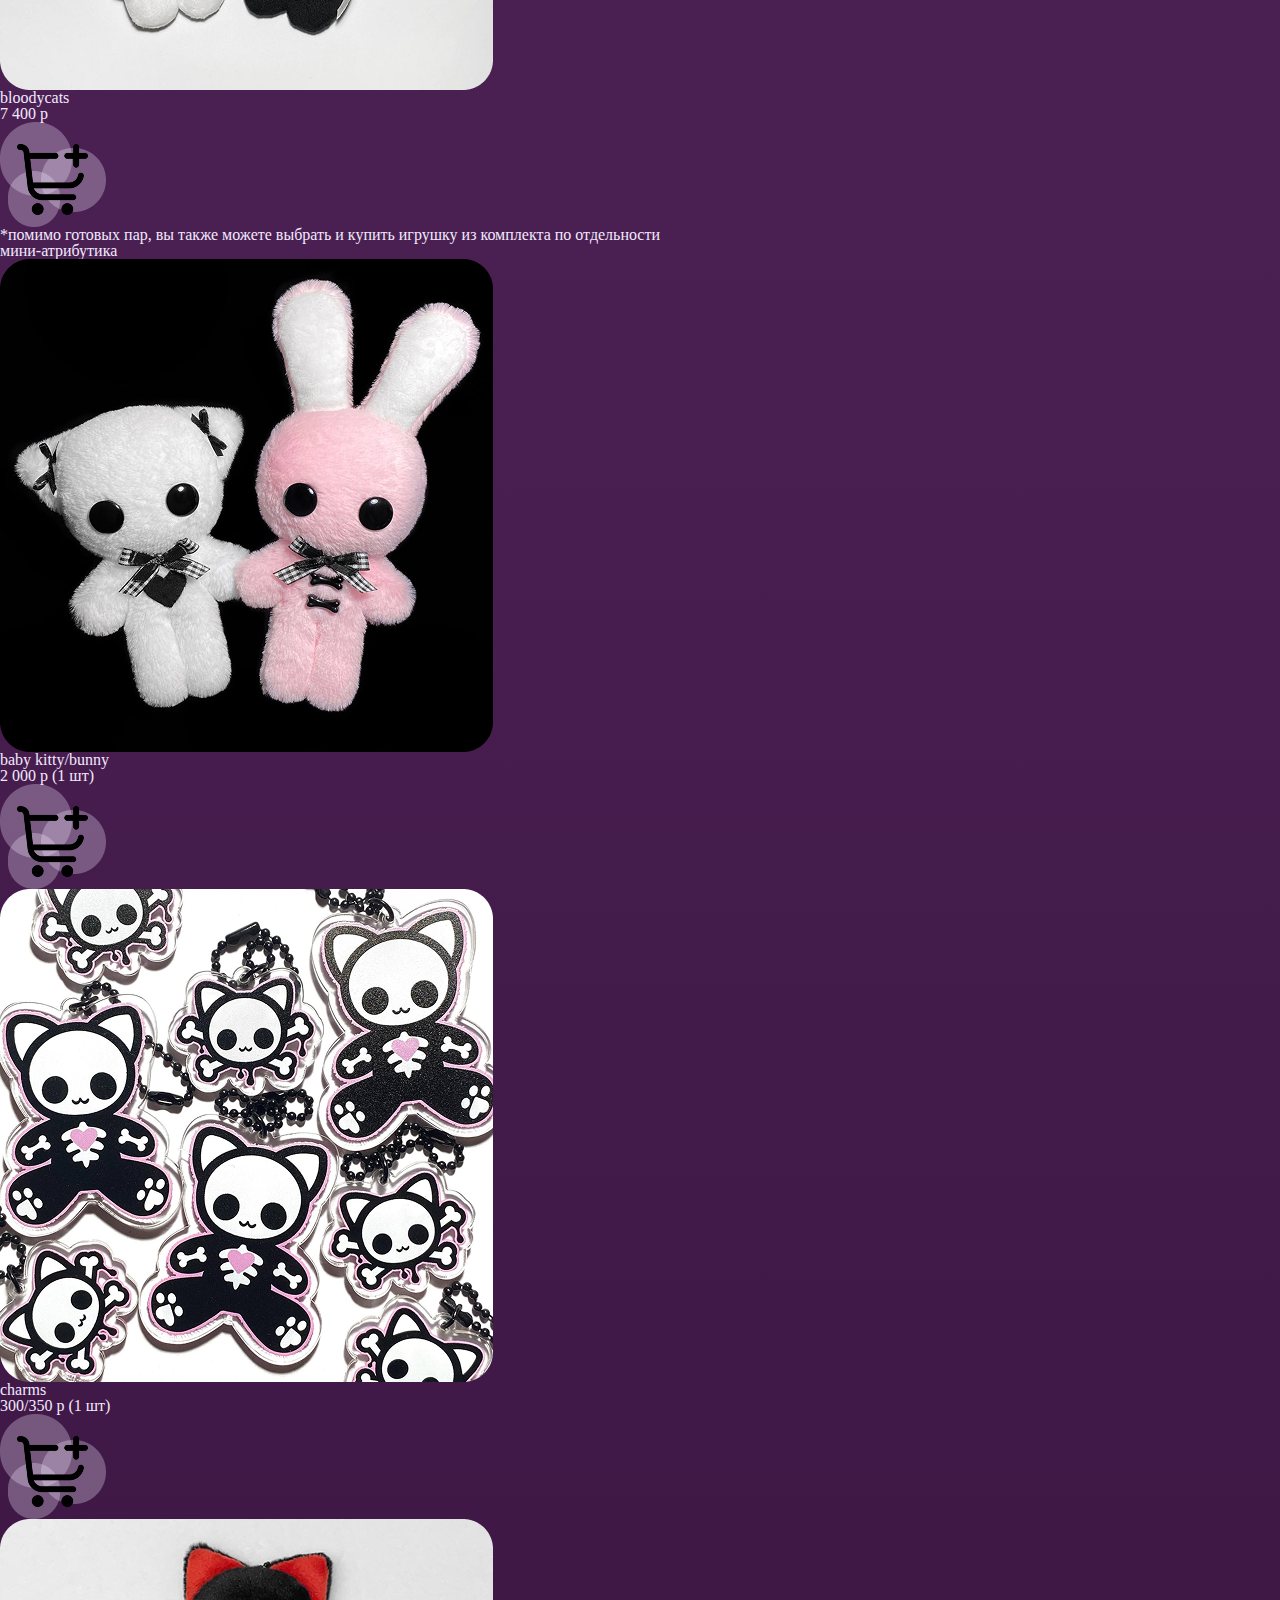
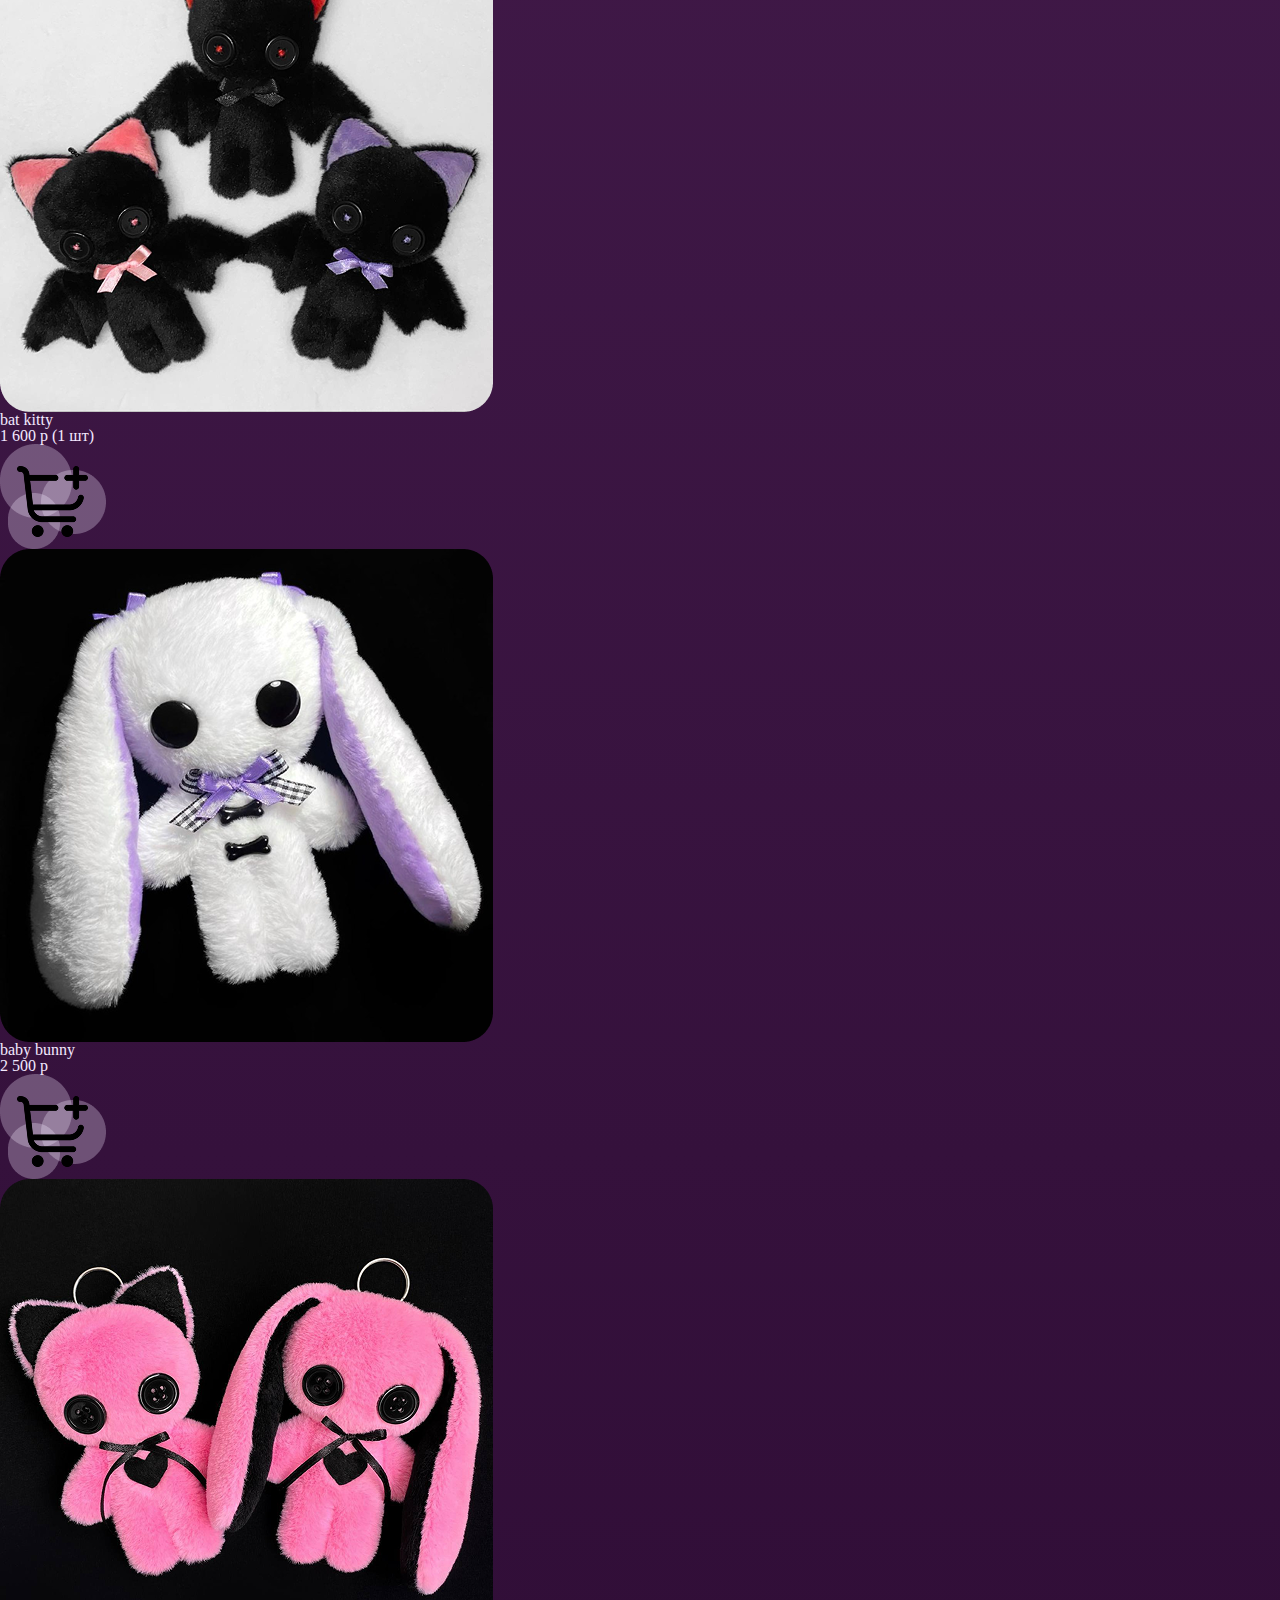
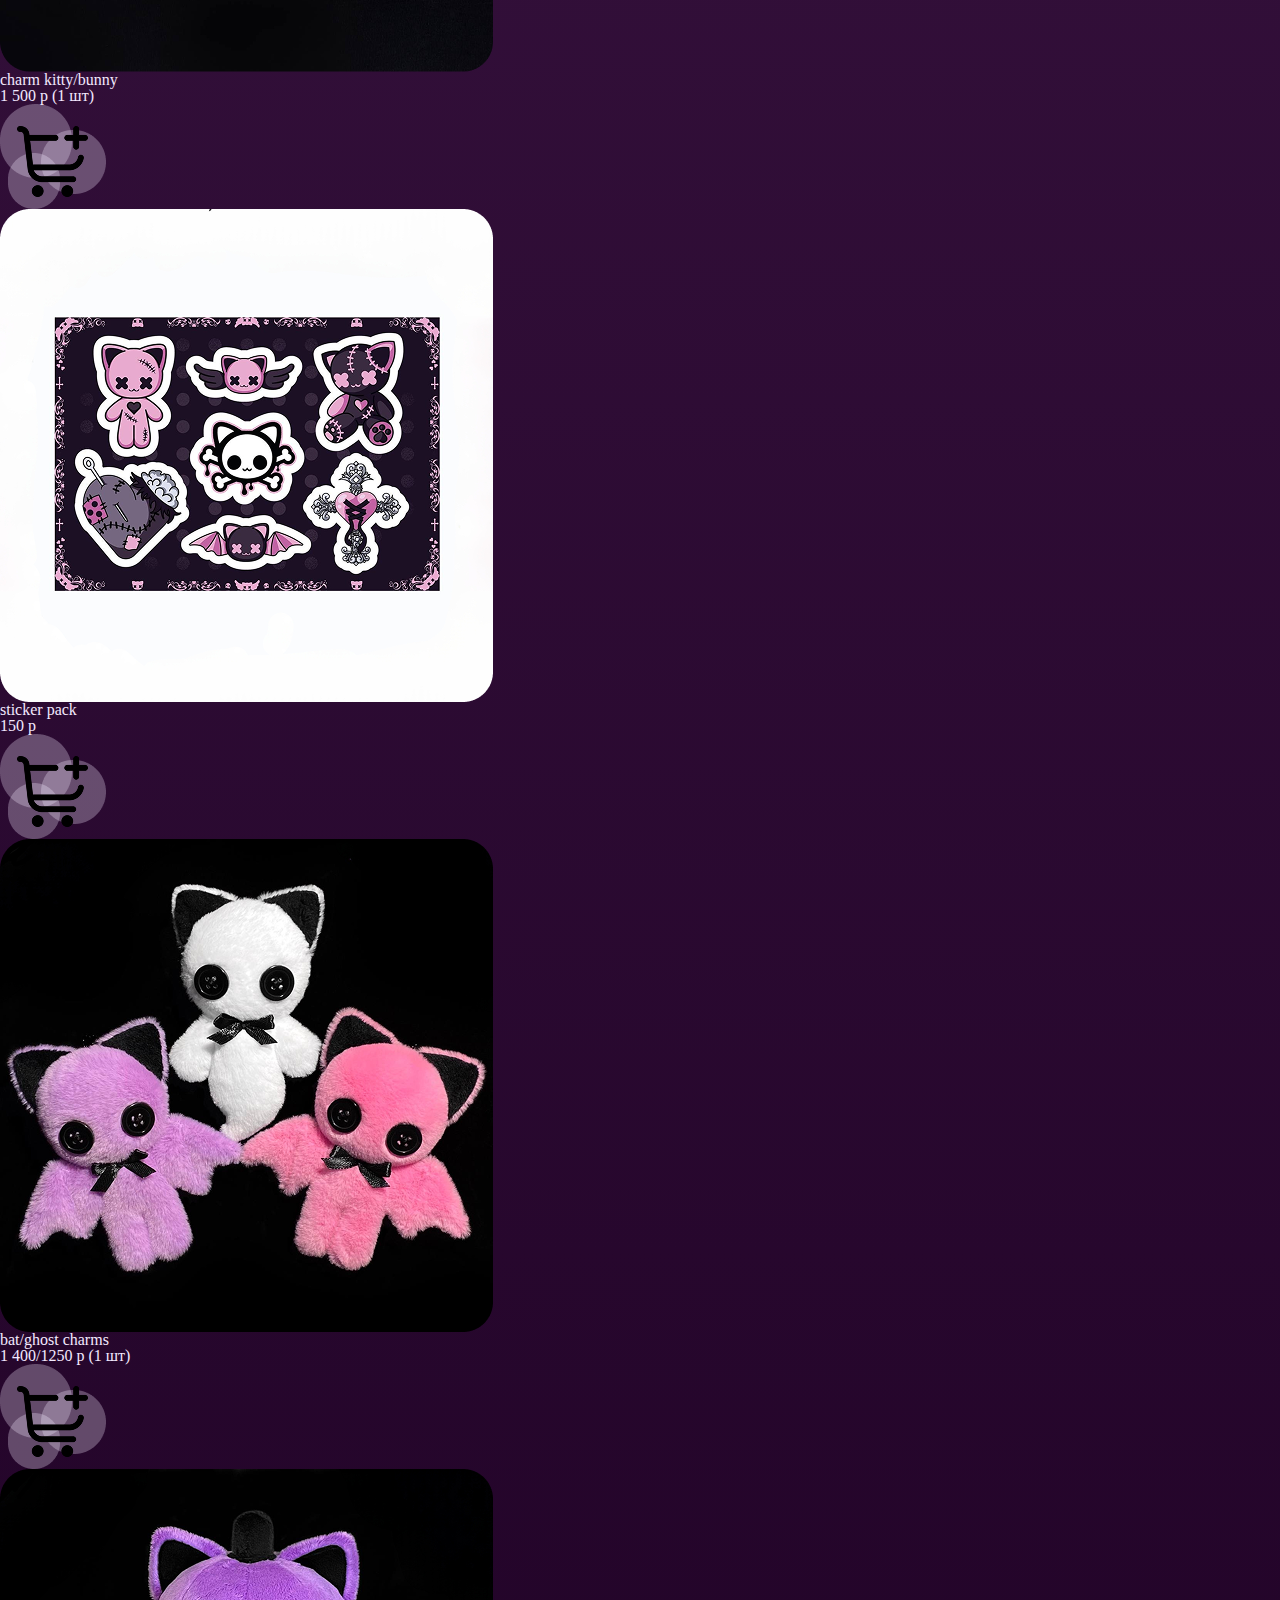
<file: catalog.html>
<!DOCTYPE html>
<html lang="en">
  <head>
    <meta charset="UTF-8" />
    <meta name="viewport" content="width=device-width, initial-scale=1.0" />
    <title>Deadcat</title>
    <link rel="stylesheet" href="css/style.css" />
    <link rel="stylesheet" href="css/reset.css" />
    <link rel="shortcut icon" href="images/logo.png" type="image/x-icon">
  </head>

  <body>
    <header class="header_main__1">
      <img src="images/cover.png" alt="" />
      <div class="header_text__2">
        <a href="index.html">
          <h2>Главная</h2>
        </a>
        <img src="images/стрелка в шапке.png" alt="waves" />
        <a href="#">
          <h2>Все товары</h2>
        </a>
      </div>
      <img class="waves_header__1" src="images/waves_header.png" alt="" />

      <div class="open_navigate"></div>
      <div class="navigation_block__1" id="navigation_block__1">
        <div class="blackout_navigate blackout" id="blackout"></div>
        <div class="navigation_block_contains__1">
          <h2 class="navigation_block_title__1">навигация</h2>
          <ul>
            <li><a href="index.html">главная</a></li>
            <li><a href="catalog.html">игрушки</a></li>
            <li>
              <a href="index.html#delivery_and_payment">доставка и оплата</a>
            </li>
            <li><a href="reviews.html">отзывы</a></li>
            <li><a href="contacts.html">контакты</a></li>
          </ul>
          <a href="index.html"
            ><img src="images/logo.png" alt="" class="logo"
          /></a>
        </div>
      </div>
    </header>
    <main class="main__2">
      <section class="new__2">
        <h2 class="h__2">новинки</h2>
        <div class="container__2">
          <div class="order__2">
            <a class="view__card__2" href="card.html">
              <img src="images/order/order_1.png" alt="" />
            </a>
            <div class="content__2">
              <div class="text__content__2">
                <p class="text__2">vamp bunny</p>
                <p class="text__2">3 900 р</p>
              </div>
              <div class="basket__2">
                <img src="images/new_basket.png" alt="" />
              </div>
            </div>
          </div>

          <div class="order__2">
            <a class="view__card__2" href="card.html">
              <img src="images/order/order_2.png" alt="" />
            </a>
            <div class="content__2">
              <div class="text__content__2">
                <p class="text__2">vamp kitty</p>
                <p class="text__2">4 500 р</p>
              </div>
              <div class="basket__2">
                <img src="images/new_basket.png" alt="" />
              </div>
            </div>
          </div>

          <div class="order__2">
            <a class="view__card__2" href="card.html">
              <img src="images/order/order_3.png" alt="" />
            </a>
            <div class="content__2">
              <div class="text__content__2">
                <p class="text__2">vamp kitty</p>
                <p class="text__2">5 700 р</p>
              </div>
              <div class="basket__2">
                <img src="images/new_basket.png" alt="" />
              </div>
            </div>
          </div>

          <div class="order__2">
            <a class="view__card__2" href="card.html">
              <img src="images/order/order_4.png" alt="" />
            </a>
            <div class="content__2">
              <div class="text__content__2">
                <p class="text__2">deadbunny white</p>
                <p class="text__2">6 500 р</p>
              </div>
              <div class="basket__2">
                <img src="images/new_basket.png" alt="" />
              </div>
            </div>
          </div>
        </div>
      </section>

      <section class="new__2">
        <h2 class="h__2">доступны для заказа</h2>
        <div class="container__2">
          <div class="order__2">
            <a class="view__card__2" href="card.html">
              <img
                src="images/order available/828b777a-a8c6-4e17-a7db-aae73b04c5c6 1.png"
                alt=""
              />
            </a>
            <div class="content__2">
              <div class="text__content__2">
                <p class="text__2">emo deadbunny</p>
                <p class="text__2">5 500 р</p>
              </div>
              <div class="basket__2">
                <img src="images/new_basket.png" alt="" />
              </div>
            </div>
          </div>

          <div class="order__2">
            <a class="view__card__2" href="card.html">
              <img
                src="images/order available/178c902a-e468-40c8-a046-b341eab881ad 1.png"
                alt=""
              />
            </a>
            <div class="content__2">
              <div class="text__content__2">
                <p class="text__2">deadbunny blue</p>
                <p class="text__2">7 000 р</p>
              </div>
              <div class="basket__2">
                <img src="images/new_basket.png" alt="" />
              </div>
            </div>
          </div>

          <div class="order__2">
            <a class="view__card__2" href="card.html">
              <img
                src="images/order available/976244f5-b884-41ae-a8bd-480047694ea7 1.png"
                alt=""
              />
            </a>
            <div class="content__2">
              <div class="text__content__2">
                <p class="text__2">fallen angel kitty</p>
                <p class="text__2">3 700 р</p>
              </div>
              <div class="basket__2">
                <img src="images/new_basket.png" alt="" />
              </div>
            </div>
          </div>

          <div class="order__2">
            <a class="view__card__2" href="card.html">
              <img
                src="images/order available/1d855b5b-16da-4b86-b411-894d27036572 1.png"
                alt=""
              />
            </a>
            <div class="content__2">
              <div class="text__content__2">
                <p class="text__2">fallen angel kitty</p>
                <p class="text__2">3 700 р</p>
              </div>
              <div class="basket__2">
                <img src="images/new_basket.png" alt="" />
              </div>
            </div>
          </div>

          <div class="order__2">
            <a class="view__card__2" href="card.html">
              <img
                src="images/order available/5d01f4cf-7ebf-46ab-8199-75a78d2b49e1 1.png"
                alt=""
              />
            </a>
            <div class="content__2">
              <div class="text__content__2">
                <p class="text__2">deadkitty white</p>
                <p class="text__2">2 500 р</p>
              </div>
              <div class="basket__2">
                <img src="images/new_basket.png" alt="" />
              </div>
            </div>
          </div>

          <div class="order__2">
            <a class="view__card__2" href="card.html">
              <img
                src="images/order available/1eb5899c-4294-41a0-be53-c87c5eb2063d 1.png"
                alt=""
              />
            </a>
            <div class="content__2">
              <div class="text__content__2">
                <p class="text__2">midnight bat</p>
                <p class="text__2">2 800 р</p>
              </div>
              <div class="basket__2">
                <img src="images/new_basket.png" alt="" />
              </div>
            </div>
          </div>
        </div>
      </section>

      <section class="new__2">
        <h2 class="h__2">комплекты</h2>
        <div class="container__2">
          <div class="order__2">
            <a class="view__card__2" href="card.html">
              <img src="images/kits img/1.png" alt="" />
            </a>
            <div class="content__2">
              <div class="text__content__2">
                <p class="text__2">vamp cats</p>
                <p class="text__2">8 000 р</p>
              </div>
              <div class="basket__2">
                <img src="images/new_basket.png" alt="" />
              </div>
            </div>
          </div>

          <div class="order__2">
            <a class="view__card__2" href="card.html">
              <img src="images/kits img/2.png" alt="" />
            </a>
            <div class="content__2">
              <div class="text__content__2">
                <p class="text__2">deadcats</p>
                <p class="text__2">5 000 р</p>
              </div>
              <div class="basket__2">
                <img src="images/new_basket.png" alt="" />
              </div>
            </div>
          </div>

          <div class="order__2">
            <a class="view__card__2" href="card.html">
              <img src="images/kits img/3.png" alt="" />
            </a>
            <div class="content__2">
              <div class="text__content__2">
                <p class="text__2">deadmedicsy</p>
                <p class="text__2">10 600 р</p>
              </div>
              <div class="basket__2">
                <img src="images/new_basket.png" alt="" />
              </div>
            </div>
          </div>

          <div class="order__2">
            <a class="view__card__2" href="card.html">
              <img src="images/kits img/4.png" alt="" />
            </a>
            <div class="content__2">
              <div class="text__content__2">
                <p class="text__2">deadtabbyy</p>
                <p class="text__2">6 500 р</p>
              </div>
              <div class="basket__2">
                <img src="images/new_basket.png" alt="" />
              </div>
            </div>
          </div>

          <div class="order__2">
            <a class="view__card__2" href="card.html">
              <img src="images/kits img/5.png" alt="" />
            </a>
            <div class="content__2">
              <div class="text__content__2">
                <p class="text__2">deadcandy</p>
                <p class="text__2">10 150 р</p>
              </div>
              <div class="basket__2">
                <img src="images/new_basket.png" alt="" />
              </div>
            </div>
          </div>

          <div class="order__2">
            <a class="view__card__2" href="card.html">
              <img src="images/kits img/6.png" alt="" />
            </a>
            <div class="content__2">
              <div class="text__content__2">
                <p class="text__2">bloodycats</p>
                <p class="text__2">7 400 р</p>
              </div>
              <div class="basket__2">
                <img src="images/new_basket.png" alt="" />
              </div>
            </div>
          </div>
          <p class="explanation__2">
            *помимо готовых пар, вы также можете выбрать и купить игрушку из
            комплекта по отдельности
          </p>
        </div>
      </section>

      <section class="new__2">
        <h2 class="h__2">мини-атрибутика</h2>
        <div class="container__2">
          <div class="order__2">
            <a class="view__card__2" href="card.html">
              <img src="images/mini-atribyt/1.png" alt="" />
            </a>
            <div class="content__2">
              <div class="text__content__2">
                <p class="text__2">baby kitty/bunny</p>
                <p class="text__2">2 000 р (1 шт)</p>
              </div>
              <div class="basket__2">
                <img src="images/new_basket.png" alt="" />
              </div>
            </div>
          </div>

          <div class="order__2">
            <a class="view__card__2" href="card.html">
              <img src="images/mini-atribyt/2.png" alt="" />
            </a>
            <div class="content__2">
              <div class="text__content__2">
                <p class="text__2">charms</p>
                <p class="text__2">300/350 р (1 шт)</p>
              </div>
              <div class="basket__2">
                <img src="images/new_basket.png" alt="" />
              </div>
            </div>
          </div>

          <div class="order__2">
            <a class="view__card__2" href="card.html">
              <img src="images/mini-atribyt/3.png" alt="" />
            </a>
            <div class="content__2">
              <div class="text__content__2">
                <p class="text__2">bat kitty</p>
                <p class="text__2">1 600 р (1 шт)</p>
              </div>
              <div class="basket__2">
                <img src="images/new_basket.png" alt="" />
              </div>
            </div>
          </div>

          <div class="order__2">
            <a class="view__card__2" href="card.html">
              <img src="images/mini-atribyt/4.png" alt="" />
            </a>
            <div class="content__2">
              <div class="text__content__2">
                <p class="text__2">baby bunny</p>
                <p class="text__2">2 500 р</p>
              </div>
              <div class="basket__2">
                <img src="images/new_basket.png" alt="" />
              </div>
            </div>
          </div>

          <div class="order__2">
            <a class="view__card__2" href="card.html">
              <img src="images/mini-atribyt/5.png" alt="" />
            </a>
            <div class="content__2">
              <div class="text__content__2">
                <p class="text__2">charm kitty/bunny</p>
                <p class="text__2">1 500 р (1 шт)</p>
              </div>
              <div class="basket__2">
                <img src="images/new_basket.png" alt="" />
              </div>
            </div>
          </div>

          <div class="order__2">
            <a class="view__card__2" href="card.html">
              <img src="images/mini-atribyt/6.png" alt="" />
            </a>
            <div class="content__2">
              <div class="text__content__2">
                <p class="text__2">sticker pack</p>
                <p class="text__2">150 р</p>
              </div>
              <div class="basket__2">
                <img src="images/new_basket.png" alt="" />
              </div>
            </div>
          </div>

          <div class="order__2">
            <a class="view__card__2" href="card.html">
              <img src="images/mini-atribyt/7.png" alt="" />
            </a>
            <div class="content__2">
              <div class="text__content__2">
                <p class="text__2">bat/ghost charms</p>
                <p class="text__2">1 400/1250 р (1 шт)</p>
              </div>
              <div class="basket__2">
                <img src="images/new_basket.png" alt="" />
              </div>
            </div>
          </div>

          <div class="order__2">
            <a class="view__card__2" href="card.html">
              <img src="images/mini-atribyt/8.png" alt="" />
            </a>
            <div class="content__2">
              <div class="text__content__2">
                <p class="text__2">cat pumpkins</p>
                <p class="text__2">2 500 р (1 шт)</p>
              </div>
              <div class="basket__2">
                <img src="images/new_basket.png" alt="" />
              </div>
            </div>
          </div>
        </div>
      </section>
    </main>
    <footer>
      <div class="footer_content__2">
        <a href="#">
          <img src="images/logo.png" alt="" />
        </a>
        <div class="footer__nav__2">
          <ul class="list__style__2">
            <li class="li__text__2"><a href="index.html">Главная</a></li>
            <li class="li__text__2"><a href="#">Игрушки</a></li>
            <li class="li__text__2"><a href="#">Доставка и оплата</a></li>
            <li class="li__text__2"><a href="#">Отзывы</a></li>
            <li class="li__text__2"><a href="#">Контакты</a></li>
          </ul>
        </div>
        <div class="social__2">
          <h2 class="li__text__2">Соцсети</h2>
          <div class="social__img__2">
            <a href="#">
              <img src="images/footer/Social Icons 1.png" alt="" />
            </a>
            <a href="#">
              <img src="images/footer/Social Icons 2.png" alt="" />
            </a>
          </div>
        </div>
        <img class="line__footer__2" src="images/footer/Frame 18.png" alt="" />
      </div>
    </footer>
    <script src="js/navigation.js"></script>
  </body>
</html>
</file>
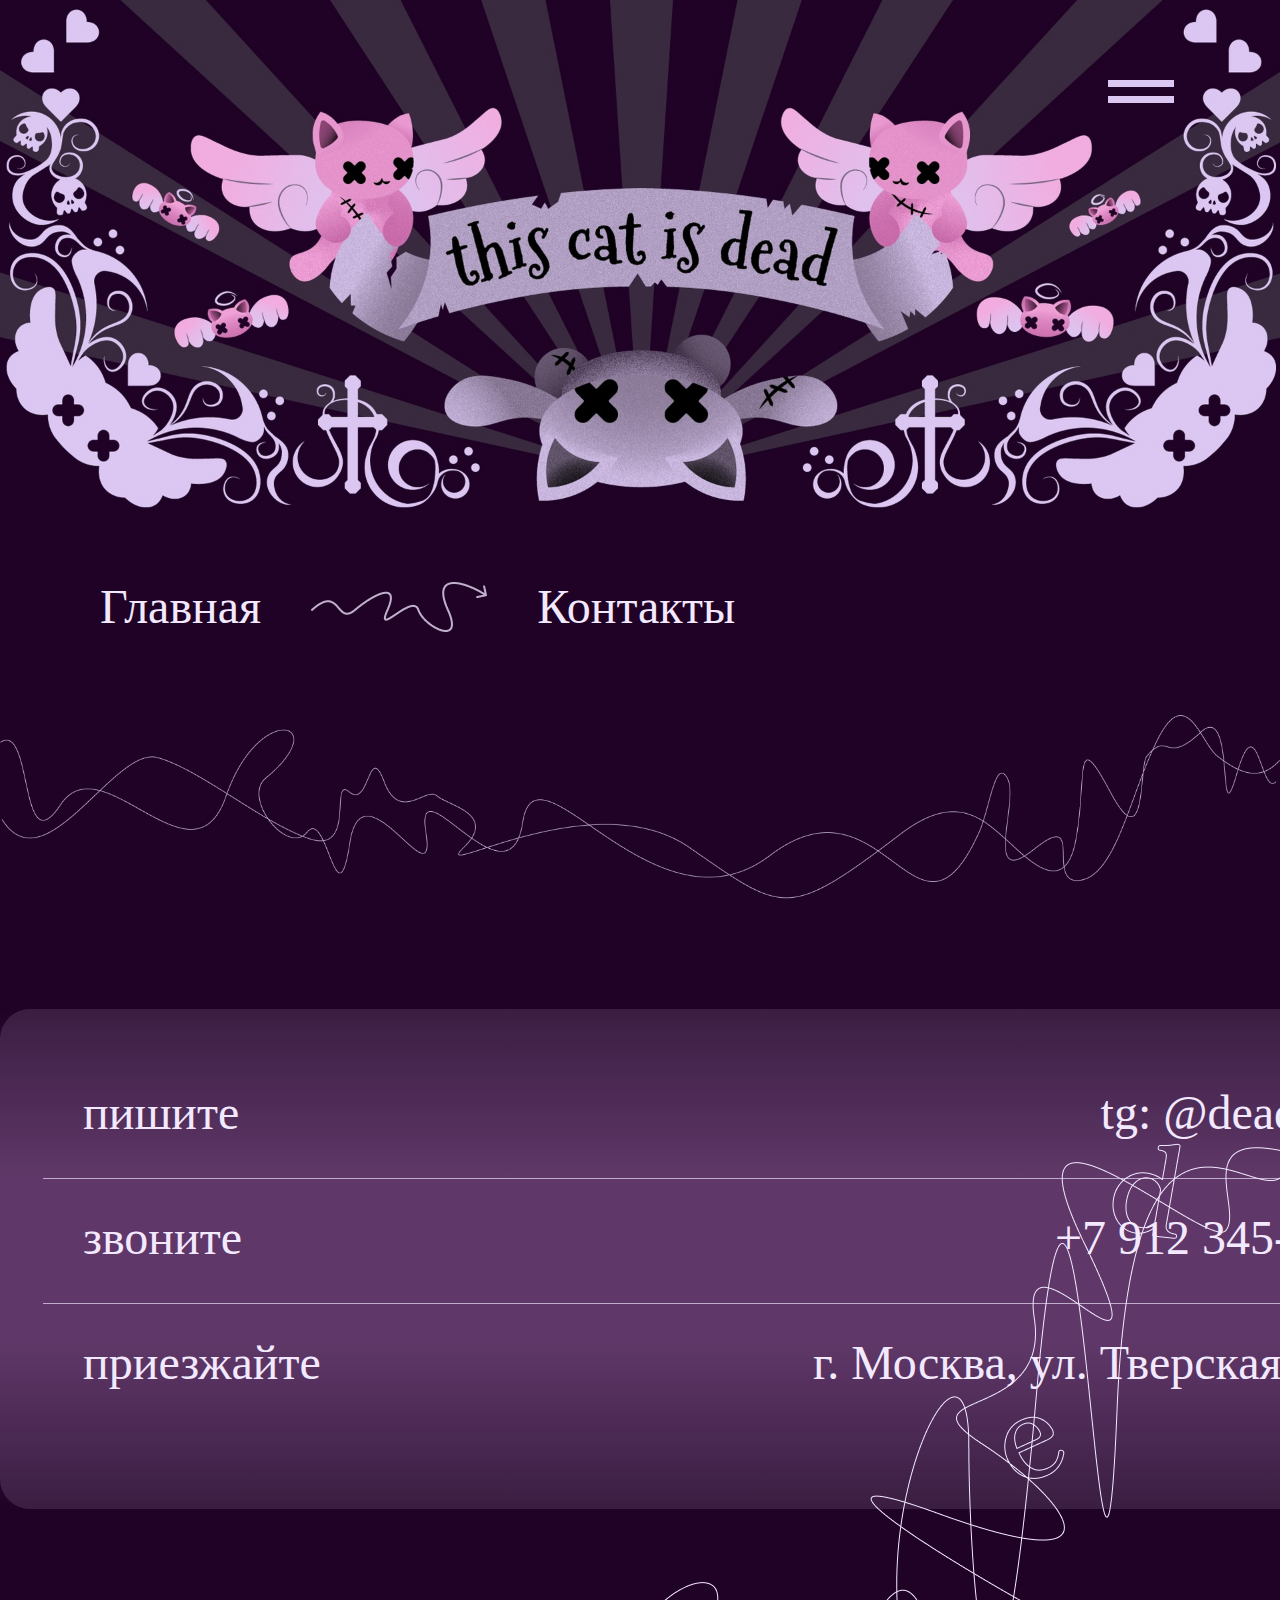
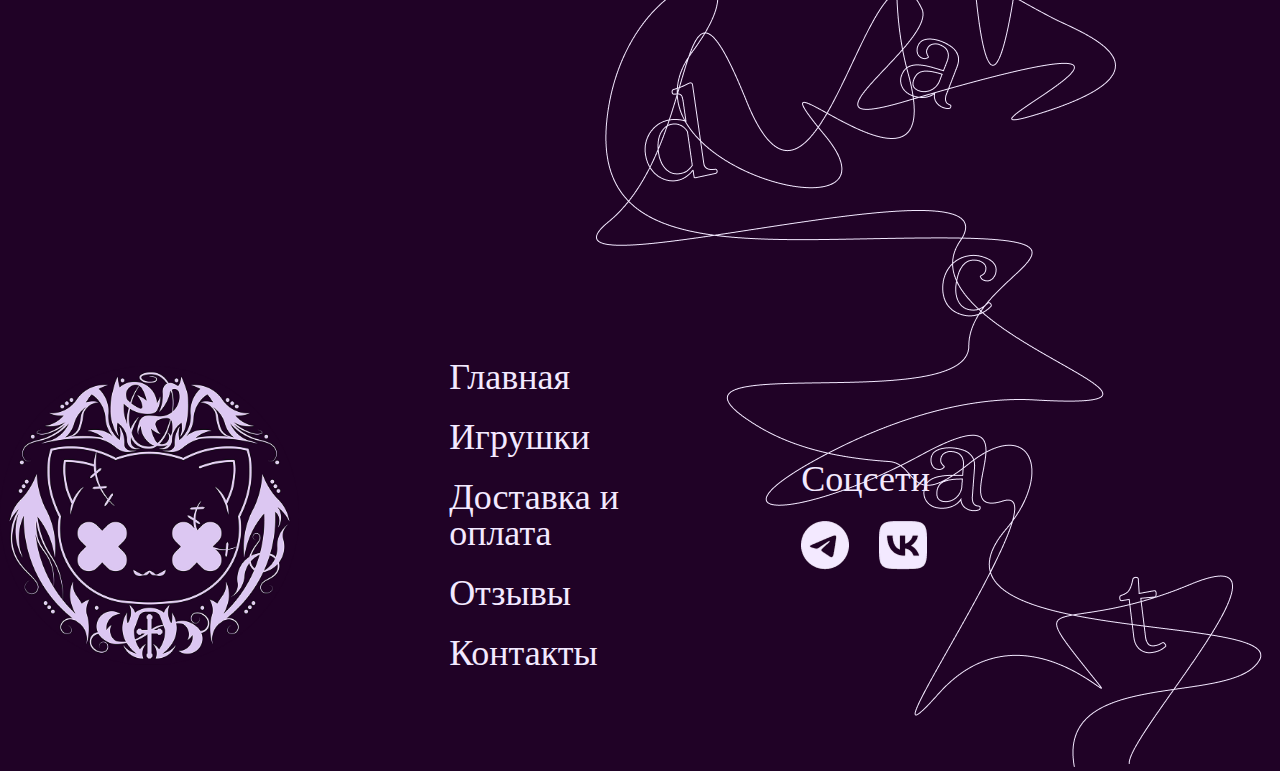
<file: contacts.html>
<!DOCTYPE html>
<html lang="en">
  <head>
    <meta charset="UTF-8" />
    <meta name="viewport" content="width=device-width, initial-scale=1.0" />
    <title>Deadcat</title>
    <link rel="stylesheet" href="css/style.css" />
    <link rel="stylesheet" href="css/reset.css" />
    <link rel="shortcut icon" href="images/logo.png" type="image/x-icon" />
  </head>
  <body>
    <header class="header_main">
      <img src="images/cover.png" alt="" />
      <div class="header_text">
        <a href="index.html">
          <h2>Главная</h2>
        </a>
        <img src="images/стрелка в шапке.png" alt="waves" />
        <a href="#">
          <h2>Контакты</h2>
        </a>
      </div>
      <img class="waves_header" src="images/waves_header.png" alt="" />

      <div class="open_navigate"></div>
      <div class="navigation_block" id="navigation_block">
        <div class="blackout_navigate blackout" id="blackout"></div>
        <div class="navigation_block_contains">
          <h2 class="navigation_block_title">навигация</h2>
          <ul>
            <li><a href="index.html">главная</a></li>
            <li><a href="catalog.html">игрушки</a></li>
            <li>
              <a href="delivery.html">доставка и оплата</a>
            </li>
            <li><a href="reviews.html">отзывы</a></li>
            <li><a href="contacts.html">контакты</a></li>
          </ul>
          <a href="index.html"
            ><img src="images/logo.png" alt="" class="logo"
          /></a>
        </div>
      </div>
    </header>
    <main>
      <section class="contacts block_content">
        <div class="contacts_content">
          <div>пишите</div>
          <div>tg: @deadxxcat</div>
        </div>
        <div class="contacts_content">
          <div>звоните</div>
          <div>+7 912 345-67-89</div>
        </div>
        <div class="contacts_content">
          <div>приезжайте</div>
          <div>г. Москва, ул. Тверская, д. 15</div>
        </div>
      </section>
    </main>
    <footer>
      <div class="footer_content padding_top">
        <a href="index.html">
          <img src="images/logo.png" alt="" />
        </a>
        <div class="footer__nav">
          <ul class="list__style">
            <li class="li__text"><a href="index.html">Главная</a></li>
            <li class="li__text"><a href="catalog.html">Игрушки</a></li>
            <li class="li__text">
              <a href="delivery.html">Доставка и оплата</a>
            </li>
            <li class="li__text"><a href="reviews.html">Отзывы</a></li>
            <li class="li__text"><a href="contacts.html">Контакты</a></li>
          </ul>
        </div>
        <div class="social">
          <h2 class="li__text">Соцсети</h2>
          <div class="social__img">
            <a target="_blank" href="https://t.me/deadcatx_x">
              <img src="images/footer/Social Icons 1.png" alt="" />
            </a>
            <a target="_blank" href="https://vk.com/deadx_xcat">
              <img src="images/footer/Social Icons 2.png" alt="" />
            </a>
          </div>
        </div>
        <img class="line__footer" src="images/footer/Frame 18.png" alt="" />
      </div>
    </footer>
    <script src="script.js"></script>
    <script src="js/navigation.js"></script>
  </body>
</html>
</file>
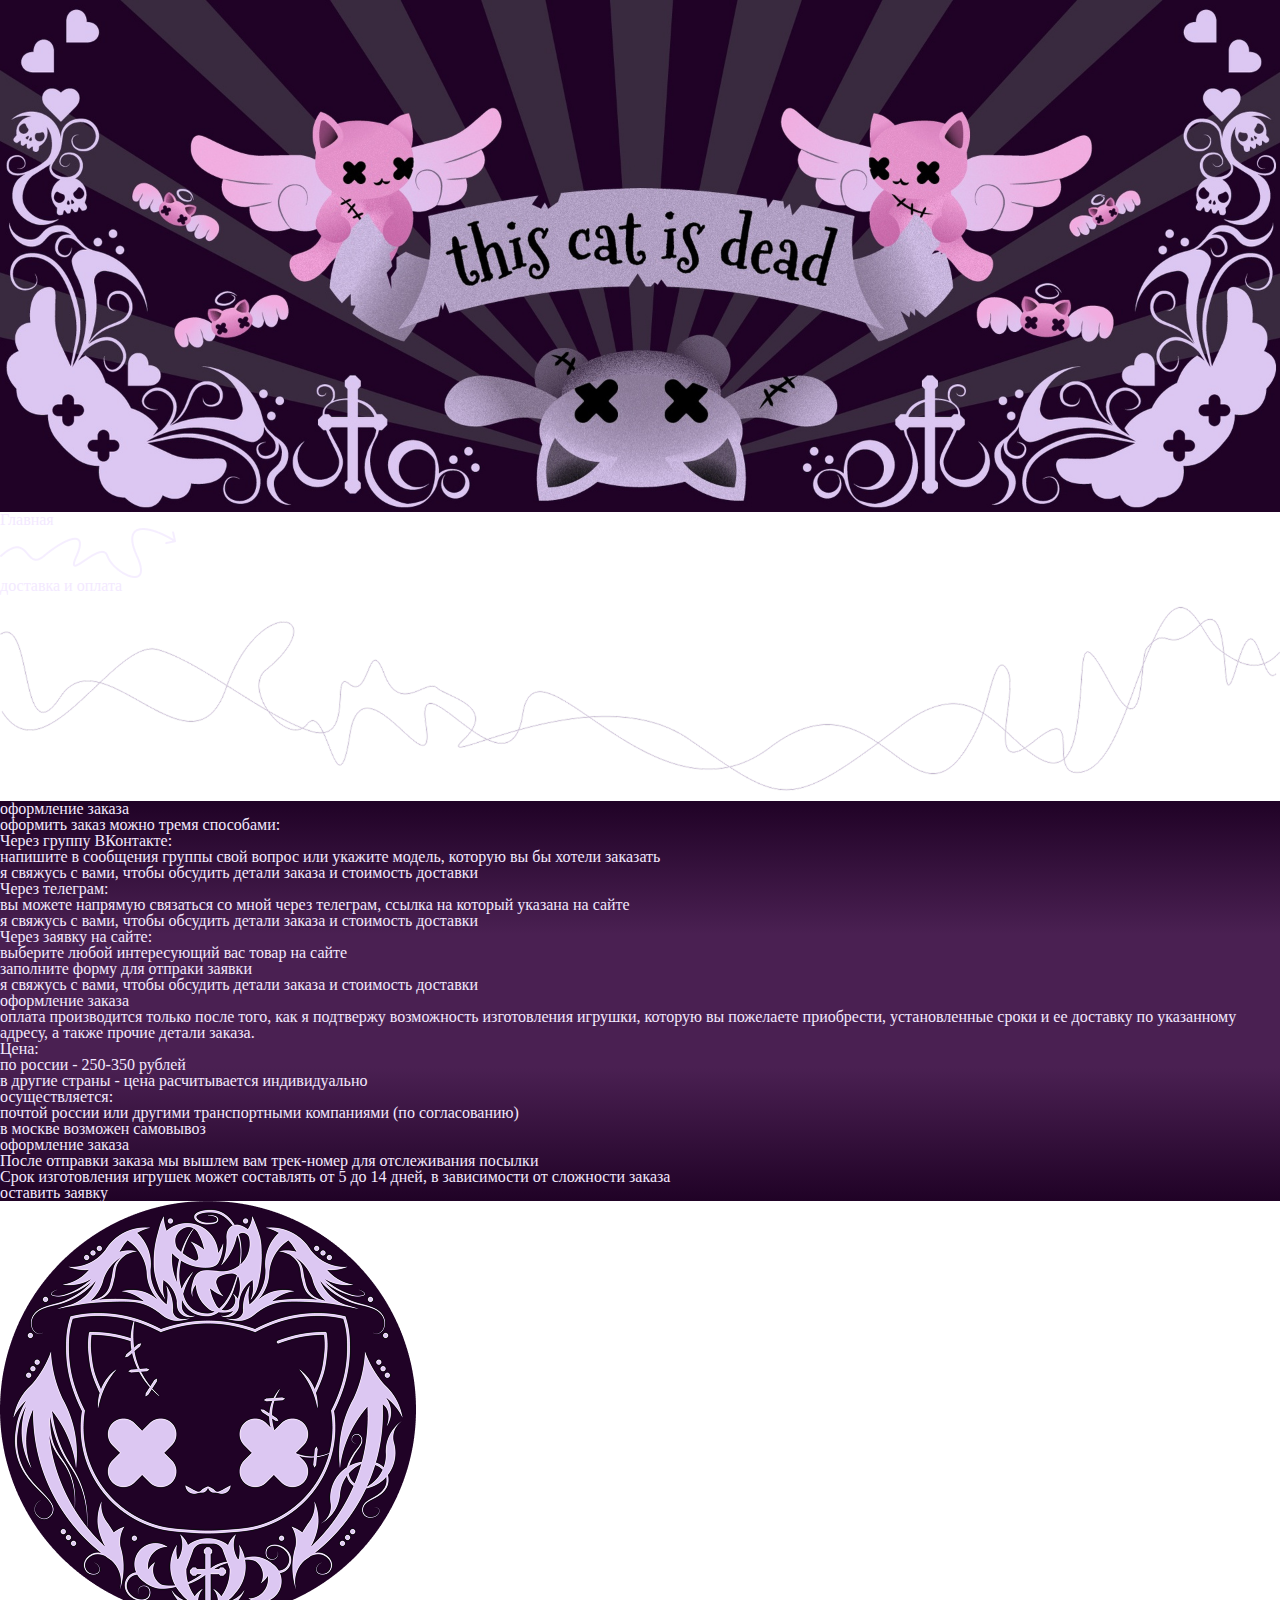
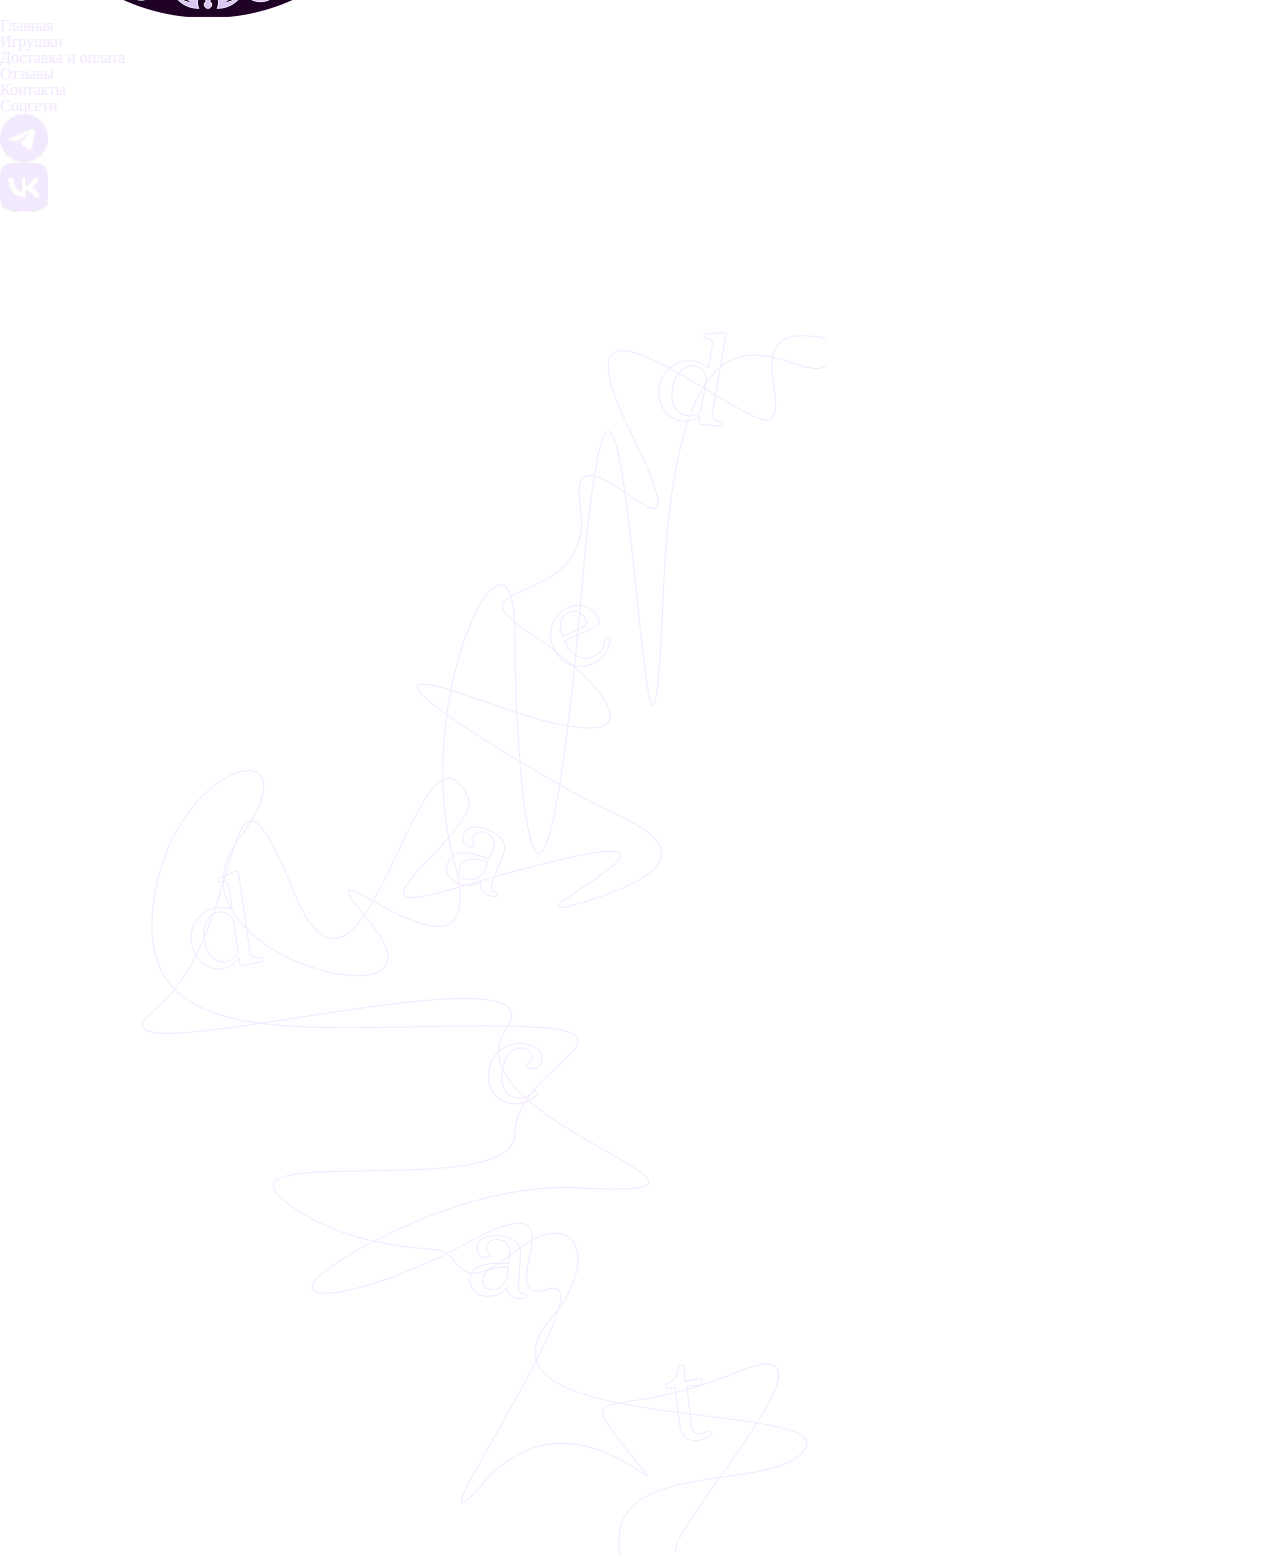
<file: delivery.html>
<!DOCTYPE html>
<html lang="en">

<head>
  <meta charset="UTF-8">
  <meta name="viewport" content="width=device-width, initial-scale=1.0">
  <title>Deadcat</title>
  <link rel="stylesheet" href="css/style.css">
  <link rel="stylesheet" href="css/reset.css">
</head>

<body>
  <header class="header_main__1">
      <img src="images/cover.png" alt="" />
      <div class="header_text__2">
        <a href="index.html">
          <h2>Главная</h2>
        </a>
        <img src="images/стрелка в шапке.png" alt="waves">
        <a href="#">
          <h2>доставка и оплата</h2>
        </a>
      </div>
      <img class="waves_header__1" src="images/waves_header.png" alt="" />
  </header>
  <main>
    <section class="section__2">
      <h2 class="section__block__h__2__1">оформление заказа</h2>
      <div class="section__text__content__2">
        <h2 class="section__h__2">оформить заказ можно тремя способами:</h2>

        <h2 class="section__text__2">Через группу ВКонтакте:</h2>
        <ul class="section__ul__2">
          <li>напишите в сообщения группы свой вопрос или укажите модель, которую вы бы хотели заказать</li>
          <li>я свяжусь с вами, чтобы обсудить детали заказа и стоимость доставки </li>
        </ul>
        
        <h2 class="section__text__2">Через телеграм:</h2>
        <ul class="section__ul__2">
          <li>вы можете напрямую связаться со мной через телеграм, ссылка на который указана на сайте</li>
          <li>я свяжусь с вами, чтобы обсудить детали заказа и стоимость доставки </li>
        </ul>

        <h2 class="section__text__2">Через заявку на сайте:</h2>
        <ul class="section__ul__2">
          <li>выберите любой интересующий вас товар на сайте</li>
          <li>заполните форму для отпраки заявки</li>
          <li>я свяжусь с вами, чтобы обсудить детали заказа и стоимость доставки </li>
        </ul>
      </div>
    </section>

    <section class="section__2">
      <h2 class="section__block__h__2__2">оформление заказа</h2>
      <div class="section__text__content__2">
        <h2 class="section__sale__2__2">оплата производится только после того, как я подтвержу возможность изготовления игрушки, которую вы пожелаете приобрести, установленные сроки и ее доставку по указанному адресу, а также прочие детали заказа. </h2>
        
        <h2 class="section__text__2__2">Цена:</h2>
        <ul class="section__ul__2">
          <li>по россии - 250-350 рублей</li>
          <li>в другие страны - цена расчитывается индивидуально</li>
        </ul>

        <h2 class="section__text__2__2">осуществляется:</h2>
        <ul class="section__ul__2">
          <li>почтой россии или другими транспортными компаниями (по согласованию)</li>
          <li>в москве возможен самовывоз</li>
        </ul>
      </div>
    </section>

    <section class="section__2">
      <h2 class="section__block__h__2__3">оформление заказа</h2>
      <div class="section__text__content__2">
        <ul class="section__ul__2">
          <li>После отправки заказа мы вышлем вам трек-номер для отслеживания посылки</li>
          <li>Срок изготовления игрушек может составлять от 5 до 14 дней, в зависимости от сложности заказа</li>
        </ul>
      </div>
    </section>

    <button class="application__2 btn__center__2 application__section__2">оставить заявку</button>
  </main>
  <footer>
    <div class="footer_content__2 card__top__2">
      <a href="#">
        <img src="images/logo.png" alt="">
      </a>
      <div class="footer__nav__2">
        <ul class="list__style__2">
          <li class="li__text__2"><a href="index.html">Главная</a></li>
          <li class="li__text__2"><a href="#">Игрушки</a></li>
          <li class="li__text__2"><a href="#">Доставка и оплата</a></li>
          <li class="li__text__2"><a href="#">Отзывы</a></li>
          <li class="li__text__2"><a href="#">Контакты</a></li>
        </ul>
      </div>
      <div class="social__2">
        <h2 class="li__text__2">Соцсети</h2>
        <div class="social__img__2">
          <a href="#">
            <img src="images/footer/Social Icons 1.png" alt="">
          </a>
          <a href="#">
            <img src="images/footer/Social Icons 2.png" alt="">
          </a>
        </div>
      </div>
      <img class="line__footer__2" src="images/footer/Frame 18.png" alt="">
    </div>
  </footer>
</body>

</html>
</file>
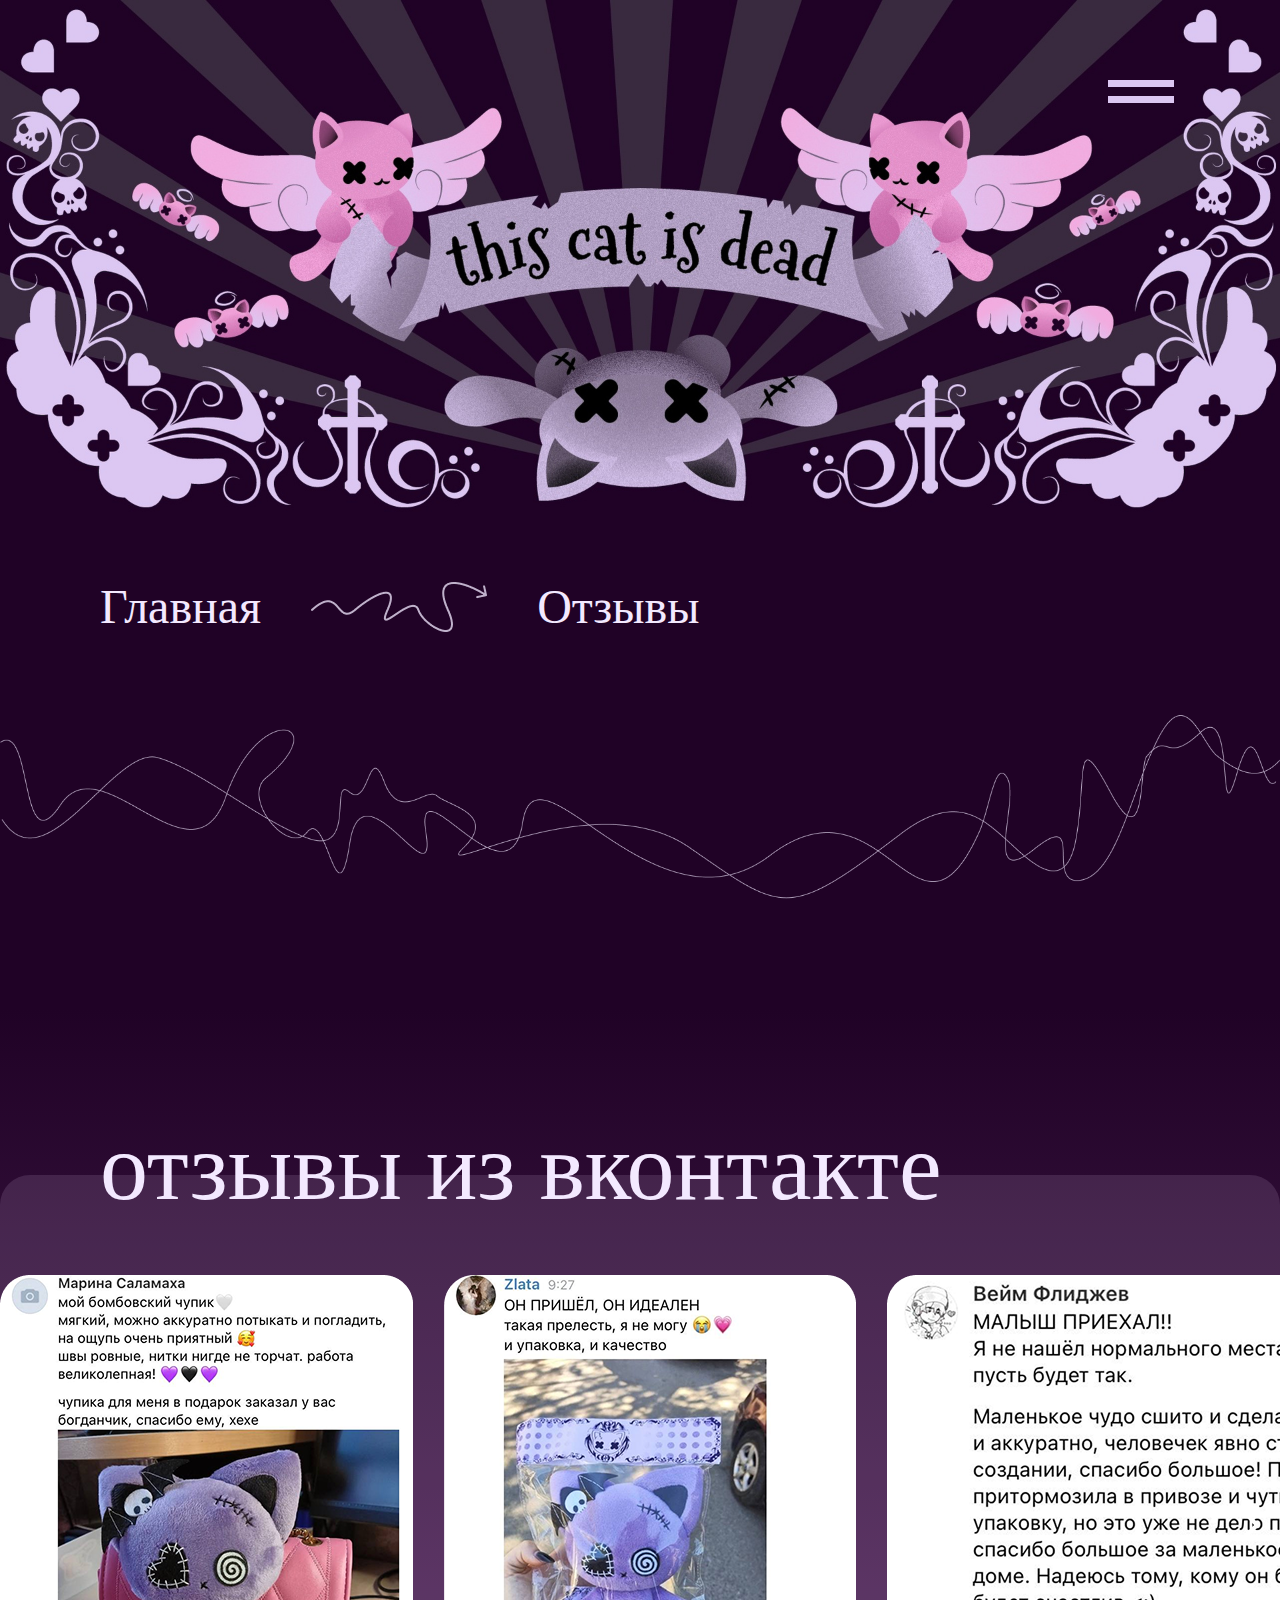
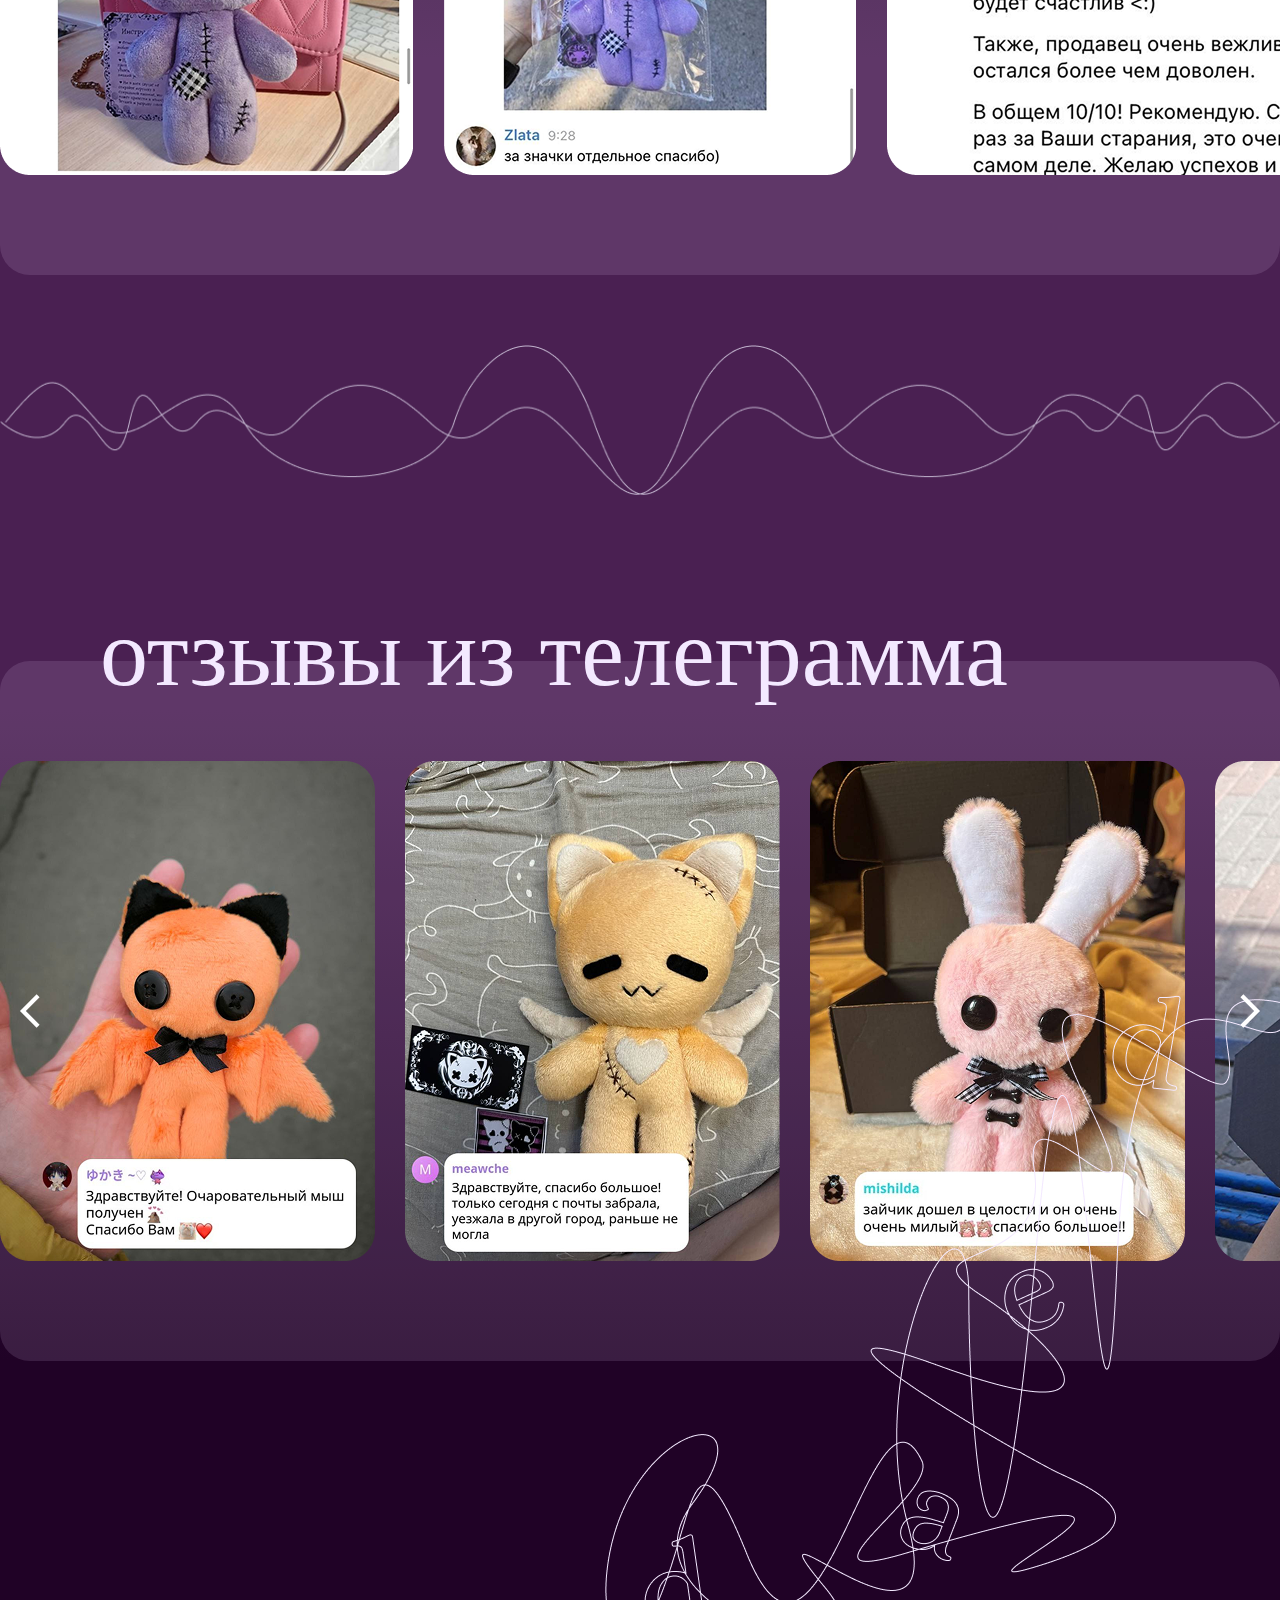
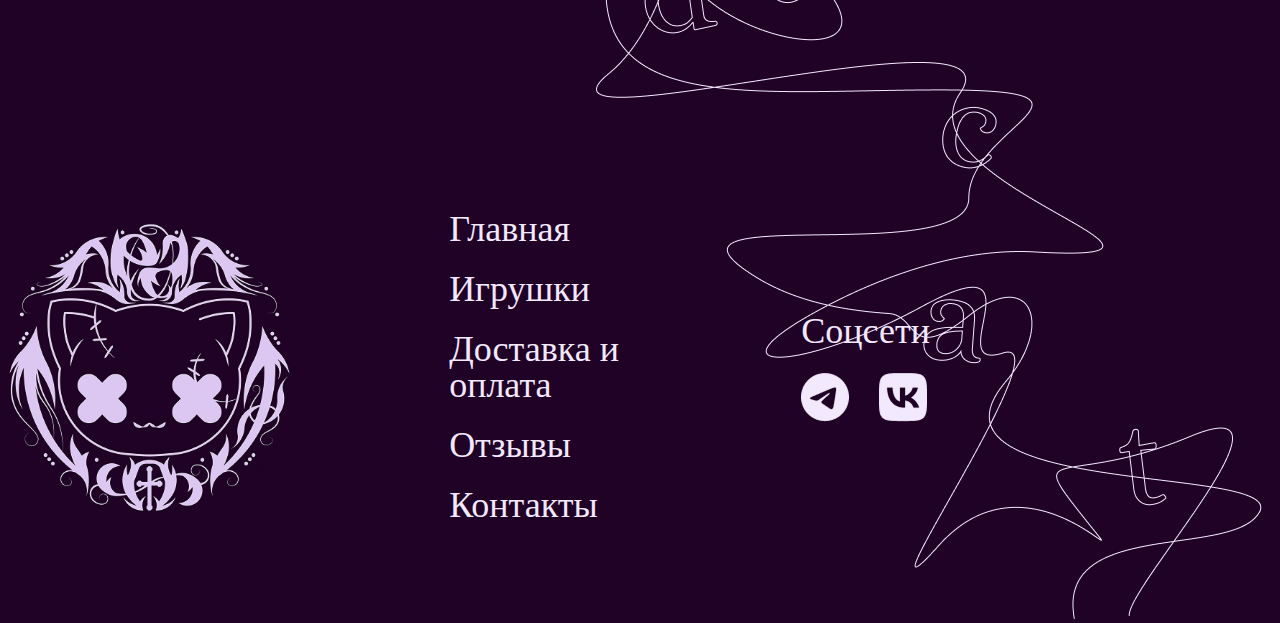
<file: reviews.html>
<!DOCTYPE html>
<html lang="en">
  <head>
    <meta charset="UTF-8" />
    <meta name="viewport" content="width=device-width, initial-scale=1.0" />
    <title>Deadcat</title>
    <link rel="stylesheet" href="css/style.css" />
    <link rel="stylesheet" href="css/reset.css" />
    <link rel="shortcut icon" href="images/logo.png" type="image/x-icon">
  </head>
  <body>
    <header class="header_main">
      <img src="images/cover.png" alt="" />
      <div class="header_text">
        <a href="index.html">
          <h2>Главная</h2>
        </a>
        <img src="images/стрелка в шапке.png" alt="waves" />
        <a href="#">
          <h2>Отзывы</h2>
        </a>
      </div>
      <img class="waves_header" src="images/waves_header.png" alt="" />
      
      <div class="open_navigate"></div>
      <div class="navigation_block" id="navigation_block">
        <div class="blackout_navigate blackout" id="blackout"></div>
        <div class="navigation_block_contains">
          <h2 class="navigation_block_title">навигация</h2>
          <ul>
            <li><a href="index.html">главная</a></li>
            <li><a href="catalog.html">игрушки</a></li>
            <li>
              <a href="delivery.html">доставка и оплата</a>
            </li>
            <li><a href="reviews.html">отзывы</a></li>
            <li><a href="contacts.html">контакты</a></li>
          </ul>
          <a href="index.html"
            ><img src="images/logo.png" alt="" class="logo"
          /></a>
        </div>
      </div>
    </header>
    <main>
      <div class="title h">отзывы из вконтакте</div>
      <div class="reviews_block">
        <div class="scroll">
          <div class="left left_vk">
            <svg
              xmlns="http://www.w3.org/2000/svg"
              height="24px"
              viewBox="0 -960 960 960"
              width="24px"
              fill="#FFFFFF"
            >
              <path d="m321-80-71-71 329-329-329-329 71-71 400 400L321-80Z" />
            </svg>
          </div>
          <div class="reviews reviews_vk">
            <img src="images/reviews_vk/review_1.png" alt="" class="review" />
            <img src="images/reviews_vk/review_2.png" alt="" class="review" />
            <img src="images/reviews_vk/review_3.png" alt="" class="review" />
            <img src="images/reviews_vk/review_4.png" alt="" class="review" />
            <img src="images/reviews_vk/review_5.png" alt="" class="review" />
            <img src="images/reviews_vk/review_6.png" alt="" class="review" />
            <img src="images/reviews_vk/review_7.png" alt="" class="review" />
            <img src="images/reviews_vk/review_8.png" alt="" class="review" />
          </div>
          <div class="right right_vk">
            <svg
              xmlns="http://www.w3.org/2000/svg"
              height="24px"
              viewBox="0 -960 960 960"
              width="24px"
              fill="#FFFFFF"
            >
              <path d="m321-80-71-71 329-329-329-329 71-71 400 400L321-80Z" />
            </svg>
          </div>
        </div>
      </div>
      <img class="wave_reviews" src="images/wave_reviews.png" alt="">
      <div class="title h">отзывы из телеграмма</div>
      <div class="reviews_block">
        <div class="scroll">
          <div class="left left_tg">
            <svg
              xmlns="http://www.w3.org/2000/svg"
              height="24px"
              viewBox="0 -960 960 960"
              width="24px"
              fill="#FFFFFF"
            >
              <path d="m321-80-71-71 329-329-329-329 71-71 400 400L321-80Z" />
            </svg>
          </div>
          <div class="reviews reviews_tg">
            <img src="images/reviews/review_1.png" alt="" class="review" />
            <img src="images/reviews/review_2.png" alt="" class="review" />
            <img src="images/reviews/review_3.png" alt="" class="review" />
            <img src="images/reviews/review_4.png" alt="" class="review" />
            <img src="images/reviews/review_5.png" alt="" class="review" />
            <img src="images/reviews/review_6.png" alt="" class="review" />
            <img src="images/reviews/review_7.png" alt="" class="review" />
            <img src="images/reviews/review_8.png" alt="" class="review" />
          </div>
          <div class="right right_tg">
            <svg
              xmlns="http://www.w3.org/2000/svg"
              height="24px"
              viewBox="0 -960 960 960"
              width="24px"
              fill="#FFFFFF"
            >
              <path d="m321-80-71-71 329-329-329-329 71-71 400 400L321-80Z" />
            </svg>
          </div>
        </div>
      </div>
    </main>
    <footer>
      <div class="footer_content padding_top" >
        <a href="index.html">
          <img src="images/logo.png" alt="" />
        </a>
        <div class="footer__nav">
          <ul class="list__style">
            <li class="li__text"><a href="index.html">Главная</a></li>
            <li class="li__text"><a href="catalog.html">Игрушки</a></li>
            <li class="li__text"><a href="delivery.html">Доставка и оплата</a></li>
            <li class="li__text"><a href="reviews.html">Отзывы</a></li>
            <li class="li__text"><a href="contacts.html">Контакты</a></li>
          </ul>
        </div>
        <div class="social">
          <h2 class="li__text">Соцсети</h2>
          <div class="social__img">
            <a target="_blank" href="https://t.me/deadcatx_x">
              <img src="images/footer/Social Icons 1.png" alt="" />
            </a>
            <a target="_blank" href="https://vk.com/deadx_xcat">
              <img src="images/footer/Social Icons 2.png" alt="" />
            </a>
          </div>
        </div>
        <img class="line__footer" src="images/footer/Frame 18.png" alt="" />
      </div>
    </footer>
    <script src="js/reviews.js"></script>
    <script src="js/navigation.js"></script>
  </body>
</html>
</file>
<file: css/style.css>
:root {
   --dark_background_color: #200226;
   --background_color: #4A2052;
   --text_color: #F3E9FF;
   --transparent_background: rgba(236, 220, 255, 0.13);
   --form_color: rgba(196, 183, 208, 0.73);
   --card_bg: rgba(32, 2, 38, 0.28);
   --background_button: rgba(255, 216, 249, 0.12);
   --border_color: rgba(243, 233, 255, 0.65);
   --color_burger_menu: #DCC7F2
}

/* header */

.header_main {
   background-color: var(--dark_background_color);
}

.main_text_header {
   font-size: 96px;
   width: 1200px;
   margin: auto;
   text-align: center;
   margin-block: 20px;
}

.waves_header {
   padding-bottom: 100px;
}

main {
   background: linear-gradient(var(--dark_background_color), var(--background_color), var(--background_color), var(--dark_background_color));
}

.descriptions {
   width: 1485px;
   margin: auto;
   margin-bottom: 50px;
   font-size: 40px;
   padding: 140px;
   background-color: var(--transparent_background);
   border-radius: 30px;
}

.advantage {
   padding-top: 80px;
   display: flex;
   flex-wrap: wrap;
   justify-content: space-around;
   align-items: center;
   background: url(../images/arrows.png);
}

.small_block,
.big_block {
   display: flex;
   align-items: center;
   justify-content: center;
   padding: 100px;
   font-size: 40px;
   text-align: center;
}

.small_block {
   width: 500px;
   height: 400px;
   background: url(../images/BG/small_BG.png);
   background-repeat: no-repeat;
}

.big_block {
   width: 1015px;
   height: 560px;
   background: url(../images/BG/big_BG.png);
   background-repeat: no-repeat;
}

.reviews_block {
   background-color: var(--transparent_background);
   border-radius: 30px;
   padding-block: 100px;
   /* margin-bottom: 200px; */
}

.scroll {
   position: relative;
}

.reviews {
   display: flex;
   align-items: center;
   overflow: hidden;
   scroll-behavior: smooth;
   gap: 30px;
}

.review {
   user-select: none;
}

.left,
.right {
   top: 0;
   display: flex;
   align-items: center;
   justify-content: center;
   width: 60px;
   height: 100%;
   z-index: 9999;
   transition: all .2s;

   svg {
      width: 40px;
      height: 40px;
   }
}

.left {
   position: absolute;
   left: 0px;
   rotate: 180deg;
}

.right {
   position: absolute;
   right: 0px;
}

.left:hover,
.right:hover {
   background-color: var(--card_bg);
   backdrop-filter: blur(3px);
}

.all_reviews {
   width: 450px;
   padding: 24px 110px;
   font-size: 40px;
   background-color: var(--dark_background_color);
   margin: auto;
   display: flex;
   align-items: center;
   justify-content: center;
   margin-top: 80px;
}


.delivery {
   width: 1485px;
   margin: auto;
   height: 600px;
   background-color: var(--background_color);
   font-size: 40px;
   padding-inline: 300px;
   display: flex;
   flex-flow: column;
   align-items: center;
   justify-content: center;
   background-color: rgba(236, 220, 255, 0.13);
   border-radius: 30px;

   li {
      list-style-type: circle;
   }
}

.communication_buttons {
   display: flex;
   align-items: center;
   justify-content: center;
   gap: 100px;
}

.application,
.detailed {
   z-index: 2;
   width: 450px;
   display: flex;
   align-items: center;
   justify-content: center;
   font-size: 40px;
   padding-block: 21px;
   background-color: var(--background_button);
   margin-top: 50px;
   --card_bg: rgba(32, 2, 38, 0.28);
}

.main {
   padding-bottom: 150px;
}

.new {
   width: 1486px;
   margin: auto;
}

.wave_under_product {
   margin-top: 100px;
}

main {
   /* width: 1920px; */
   background: linear-gradient(var(--dark_background_color), var(--background_color), var(--background_color), var(--dark_background_color));
}

.h {
   width: 1485px;
   margin: auto;
   font-size: 96px;
   color: var(--text_color);
   padding-left: 100px;
   position: relative;
   top: 40px;
   padding-top: 70px;
}



.container {
   background: var(--transparent_background);
   padding: 90px 100px;
   border-radius: 30px;
   display: flex;
   flex-direction: row;
   flex-wrap: wrap;
   column-gap: 160px;
   row-gap: 90px;
}

.order {
   width: 562px;
   height: 673px;
   background: var(--card_bg);
   border-radius: 30px;
   padding: 24px 24px 26px 24px;
   display: flex;
   flex-direction: column;
   justify-content: center;
}

.content {
   display: flex;
   justify-content: space-between;
   padding: 0 10px;
   padding-top: 20px;
   align-items: center;
}

.text {
   font-size: 48px;
   color: var(--text_color);
}

.basket {
   cursor: pointer;
}

.view__card {
   cursor: pointer;
}

.footer_content {
   display: flex;
   justify-content: center;
   align-items: center;
   margin: auto;
   padding: 100px 0;
   padding-right: 350px;
   background: var(--dark_background_color);
   column-gap: 150px;
   position: relative;
}

.card__top {
   padding-top: 170px;
}

.footer__nav {
   display: flex;
   flex-direction: column;
   justify-content: center;
}

.list__style {
   list-style: none;
}

.li__text:not(:first-child) {
   padding-top: 24px;
}

.li__text {
   font-size: 36px;
   color: var(--text_color);
}

.social__img {
   display: flex;
   align-items: center;
   column-gap: 30px;
   padding-top: 24px;
   position: relative;
   z-index: 2;
}

.line__footer {
   position: absolute;
   right: 0;
   bottom: 0;
}

.explanation {
   font-size: 40px;
}

.padding_top {
   padding-top: 450px;
}


.header_text {
   display: flex;
   align-items: center;
   font-size: 48px;
   margin: 70px 0;
   padding-left: 100px;
   column-gap: 50px;
}

a {
   cursor: pointer;
}

.card__h {
   font-size: 96px;
   color: var(--text_color);
   text-align: center;
}

.container__card {
   display: flex;
   background-color: var(--transparent_background);
   flex-direction: column;
   justify-content: center;
   width: 1280px;
   padding: 100px 160px;
   margin: auto;
   margin-bottom: 240px;
   border-radius: 30px;
}

.card__grid {
   display: grid;
   grid-template-columns: 595px 325px;
   grid-template-rows: repeat(2, 434px);
   gap: 28px 25px;
   padding: 56px 0;
}

.grid__hui {
   grid-column: 2;
}

.ul__content {
   margin: auto;
   width: 1486px;
   background-color: var(--transparent_background);
   padding: 77px 0;
   padding-left: 125px;
   font-size: 48px;
   color: var(--text_color);
   border-radius: 30px;
}

.btn__center {
   text-align: center;
}

.send_application {
   padding: 24px 55px;
   background-color: var(--background_button);
   margin-top: 100px;
   --card_bg: rgba(32, 2, 38, 0.28);
   font-size: 40px;
   border-radius: 60px;
   display: flex;
   justify-self: center;
   align-self: center;
}


.wave_reviews {
   box-sizing: content-box;
   height: 150px;
   width: 1370px;
   margin: auto;
   padding-top: 70px;
}

.contacts {
   display: flex;
   flex-flow: column;
   justify-content: space-between;
   font-size: 48px;
   height: 500px;
   padding: 80px 43px;
   background-color: var(--transparent_background);
}

.contacts_content {
   display: flex;
   align-items: center;
   justify-content: space-between;
   position: relative;
   padding-inline: 40px;
   padding-bottom: 42px;
}



.contacts_content:not(:last-child)::before {
   content: '';
   position: absolute;
   bottom: 0px;
   left: 0;
   width: 100%;
   height: 1px;
   position: absolute;
   display: flex;
   border-bottom: 1px solid var(--border_color);
}

.block_content {
   width: 1485px;
   margin: auto;
   background-color: var(--transparent_background);
   border-radius: 30px;
}


.navigation_block,
.submit_application {
   opacity: 0;
   position: fixed;
   top: 0;
   width: 1920px;
   height: 100dvh;
   visibility: hidden;
   transition: all .2s linear;
   z-index: 200;
}


.blackout {
   width: inherit;
   height: inherit;
   position: absolute;
   background-color: rgba(0, 0, 0, 0.418);
}

.navigation_block_title {
   text-align: center;
   margin-bottom: 50px;
}

.navigation_block_contains {
   position: relative;
   z-index: 100;
   float: right;
   font-size: 40px;
   height: inherit;
   width: 800px;
   background-color: var(--dark_background_color);
   padding: 40px 120px;

   ul {
      list-style-type: none;
      display: flex;
      flex-flow: column;
      gap: 70px;
   }
}


.logo {
   width: 322px;
   height: 322px;
   margin: auto;
   display: flex;
   justify-self: flex-end;
}

.visible_navigate .navigation_block {
   visibility: visible;
   opacity: 1;
   z-index: 100;
}

.visible_navigate {
   overflow: hidden;
   padding-right: 15px;
   box-sizing: border-box;

   .open_navigate {
      right: 121px;
   }

   .open_navigate::before,
   .open_navigate::after {
      top: 0;
      left: 0;
   }

   .open_navigate::before {
      rotate: 45deg;
   }

   .open_navigate::after {
      rotate: -45deg;
   }
}

.open_navigate {
   position: absolute;
   top: 80px;
   right: 106px;
   width: 66px;
   height: 22px;
   z-index: 9999;
   cursor: pointer;
}

.open_navigate::before,
.open_navigate::after {
   content: '';
   width: 66px;
   height: 7px;
   background-color: var(--color_burger_menu);
   position: absolute;
   top: 0;
   right: 0;
   transition: all .1s;
}


.open_navigate::after {
   top: 16px;
}

.visible_form {
   box-sizing: content-box;
   overflow: hidden;
   padding-right: 15px;
}

.visible_form .submit_application{
   visibility: visible;
   opacity: 1;
}

.submit_application_content {
   width: 750px;
   height: 870px;
   position: absolute;
   top: 50%;
   left: 50%;
   transform: translate(-50%, -50%);
   background-color: var(--dark_background_color);
   padding: 40px 130px;
}

.form_submit_application{
   display: flex;
   flex-flow: column;
   gap: 20px;
}

.submit_application_title {
   font-size: 48px;
   text-align: center;
   margin-bottom: 45px;
}


.submit_application_inp {
   font-size: 40px;
   position: relative;

   label {
      position: absolute;
      z-index: 2;
      transform: translate(20px, -50%);
      left: 0;
      top: 50%;
      transition: all .2s ease-in-out;
      /* background-color: var(--blackMainBackgroundColor); */
   }

   textarea ~ label{
      position: absolute;
      z-index: 2;
      transform: translate(20px, -50%);
      left: 0;
      top: 40px;
      transition: all .2s ease-in-out;
      /* background-color: var(--blackMainBackgroundColor); */
   }



   input,
   textarea {
      font-size: inherit;
      box-sizing: border-box;
      width: 100%;
      height: 100px;
      padding: 20px 40px 20px 20px;
      border-radius: 10px;
      background-color: var(--form_color);
      color: var(--text_color);
   }

   textarea{
      height: 170px;
   }

   input:focus~label,
   input:not(:placeholder-shown)~label,
   textarea:focus~label,
   textarea:not(:placeholder-shown)~label {
      top: 0;
      font-size: 32px;
   }
}

.btn_send{
   background-color: rgba(196, 183, 208, 0.49);
   padding: 18px 80px;
   font-size: 32px;
   margin: 45px auto;
   display: flex;
   align-items: center;
   justify-content: center;
}

.close{
   position: absolute;
   cursor: pointer;
   right: 30px;
   top: 30px;
}

.section {
   display: flex;
   justify-content: center;
   align-items: center;
   flex-direction: column;
}

.section__text__content {
   background: var(--transparent_background);
   padding: 100px 134px;
   margin-top: 80px;
   margin-bottom: 60px;
   border-radius: 30px;
   width: 1486px;
}
.section__h, .section__text, .section__ul {
   font-size: 48px;
   color: var(--text_color);
}
.section__text {
   padding: 50px 0;
}

.section__block__h__1, .section__block__h__2, .section__block__h__3 {
   position: relative;
   font-size: 96px;
   z-index: 2;
   padding: 140px 0;
   font-weight: 500;
}

.section__block__h {
   margin-top: 100px;
}

.section__block__h__1::after {
   position: absolute;
   content: "1";
   font-size: 450px;
   top: 50%;
   left: 50%;
   transform: translate(-50%, -50%);
   z-index: 1;
   opacity: 0.48;
}

.section__block__h__2::after {
   position: absolute;
   content: "2";
   font-size: 450px;
   top: 50%;
   left: 50%;
   transform: translate(-50%, -50%);
   z-index: 1;
   opacity: 0.48;
}

.section__block__h__3::after {
   position: absolute;
   content: "3";
   font-size: 450px;
   top: 50%;
   left: 50%;
   transform: translate(-50%, -50%);
   z-index: 1;
   opacity: 0.48;
}

.section__text, .section__ul, .section__sale {
   font-size: 48px;
   color: var(--text_color);
}

.section__text {
   padding-top: 80px;
   padding-bottom: 40px;
}

.section__sale {
   text-align: justify;
}

.application__section {
   margin: 0;
}

.border_radius_btn{
   cursor: pointer;
   border-radius: 60px;
}
</file>
